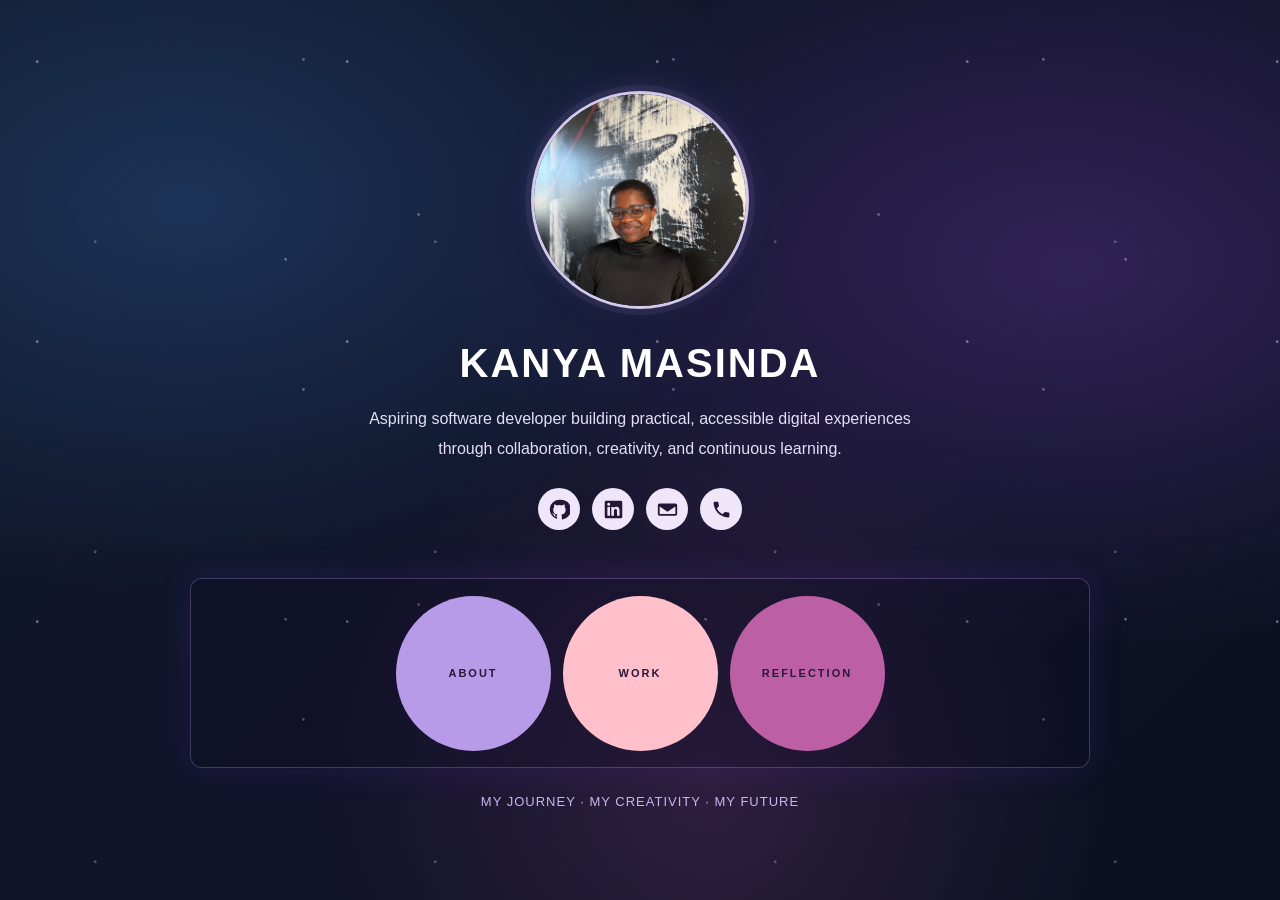
<file: index.html>
<!doctype html>
<html lang="en">
  <head>
    <meta charset="UTF-8" />
    <meta name="viewport" content="width=device-width, initial-scale=1.0" />

    <title>Kanya | My Portfolio</title>

    <link rel="stylesheet" href="style.css" />
    <style>
      /* HOME PAGE */

      body {
        min-height: 100vh;
        background: #0b1220;
        color: white;
        font-family: Arial, sans-serif;
        overflow-x: hidden;
      }

      .home-page {
        position: relative;
        z-index: 1;
        min-height: 100vh;
        width: 100%;
        display: flex;
        flex-direction: column;
        align-items: center;
        justify-content: center;
        padding: 45px 25px;
        text-align: center;
      }

      .profile-picture {
        position: relative;
        z-index: 1;
        width: 218px;
        height: 218px;
        border-radius: 50%;
        object-fit: cover;
        object-position: center 38%;
        border: 3px solid rgba(232, 222, 255, 0.9);
        box-shadow:
          0 0 0 6px rgba(205, 178, 255, 0.07),
          0 12px 34px rgba(3, 8, 24, 0.38),
          0 0 28px rgba(123, 108, 190, 0.32);
      }

      .profile-photo-frame {
        display: grid;
        width: 232px;
        height: 232px;
        margin: 0 auto 18px;
        place-items: center;
      }

      .profile h1 {
        font-size: clamp(28px, 4vw, 40px);
        letter-spacing: 2px;
        margin-bottom: 18px;
      }

      .profile p {
        max-width: 560px;
        margin: 0 auto;
        padding: 0 8px;
        line-height: 1.85;
        color: #e4dff7;
      }

      .social-links {
        display: flex;
        justify-content: center;
        gap: 12px;
        margin-top: 25px;
      }

      .social-links a {
        width: 42px;
        height: 42px;
        border-radius: 50%;
        display: grid;
        place-items: center;
        background: #f0e6fa;
        color: #241637;
        text-decoration: none;
        font-weight: bold;
        transition: 0.3s;
        cursor: pointer;
      }

      .social-links a:hover {
        transform: translateY(-4px);
        box-shadow: 0 0 18px #d7a6ff;
      }

      .contact-link-wrap {
        position: relative;
      }

      .contact-fallback {
        position: absolute;
        z-index: 3;
        top: calc(100% + 10px);
        left: 50%;
        width: max-content;
        max-width: min(280px, 85vw);
        padding: 9px 12px;
        transform: translateX(-50%);
        border: 1px solid rgba(213, 176, 255, 0.4);
        border-radius: 10px;
        background: rgba(18, 12, 38, 0.96);
        box-shadow: 0 8px 25px rgba(0, 0, 0, 0.35);
        color: white;
        font-size: 12px;
        overflow-wrap: anywhere;
      }

      .contact-fallback[hidden] {
        display: none;
      }

      .social-links svg {
        width: 21px;
        height: 21px;
        fill: currentColor;
      }

      /* FRAME AROUND THE THREE CIRCLES */

      .circle-frame {
        width: min(100%, 900px);
        min-height: 190px;
        margin-top: 48px;
        padding: 15px 25px;
        display: flex;
        justify-content: center;
        align-items: center;
        gap: 12px;
        border: 1px solid rgba(213, 176, 255, 0.25);
        border-radius: 12px;
        background: rgba(13, 10, 38, 0.18);
        box-shadow: 0 0 35px rgba(123, 65, 255, 0.13);
      }

      .home-circle {
        width: clamp(120px, 14vw, 155px);
        aspect-ratio: 1;
        flex-shrink: 0;
        border: none;
        border-radius: 50%;
        color: #2b1738;
        font-size: 11px;
        font-weight: bold;
        letter-spacing: 2px;
        cursor: pointer;
        transition: box-shadow 0.3s;
        animation: circleDrop 0.75s cubic-bezier(0.2, 0.8, 0.3, 1) both;
      }

      .about {
        background: #b79be8;
        animation-delay: 0.1s;
      }

      .work {
        background: #ffc0cb;
        animation-delay: 0.2s;
      }

      .reflection {
        background: #bd5fa5;
        animation-delay: 0.3s;
      }

      .home-circle:hover {
        box-shadow: 0 0 40px #f4d5ff;
      }

      .page-reveal {
        position: fixed;
        z-index: 9999;
        width: 150vmax;
        height: 150vmax;
        border-radius: 50%;
        pointer-events: none;
        background: radial-gradient(
          circle,
          #26344a 0%,
          #172235 55%,
          #0b1220 100%
        );
        transform: translate(-50%, -50%) scale(0.01);
        animation: pageReveal 650ms cubic-bezier(0.2, 0.75, 0.25, 1) forwards;
      }

      @keyframes pageReveal {
        to {
          transform: translate(-50%, -50%) scale(1);
        }
      }

      .home-circle:focus-visible,
      .social-links a:focus-visible {
        outline: 3px solid white;
        outline-offset: 5px;
      }

      @keyframes circleDrop {
        from {
          opacity: 0;
          transform: translateY(-180px) rotate(-20deg);
        }

        70% {
          transform: translateY(12px) rotate(4deg);
        }

        to {
          opacity: 1;
          transform: translateY(0) rotate(0);
        }
      }

      .tagline {
        color: #c9b5ed;
        margin-top: 26px;
        font-size: 13px;
        letter-spacing: 1px;
      }

      /* SMALL SCREENS */

      @media (max-width: 650px) {
        .home-page {
          padding: 35px 16px;
        }

        .circle-frame {
          width: min(100%, 380px);
          display: grid;
          grid-template-columns: repeat(2, 1fr);
          justify-items: center;
          gap: 18px;
          padding: 25px 12px;
        }

        .home-circle:last-child:nth-child(odd) {
          grid-column: 1 / -1;
        }

        .home-circle {
          width: min(36vw, 145px);
          font-size: 9px;
        }

        .profile-photo-frame {
          width: 198px;
          height: 198px;
          margin-bottom: 16px;
        }

        .profile-picture {
          width: 184px;
          height: 184px;
        }

        .tagline {
          line-height: 1.8;
        }
      }

      @media (prefers-reduced-motion: reduce) {
        *,
        *::before,
        *::after {
          animation-duration: 0.01ms !important;
          animation-iteration-count: 1 !important;
          scroll-behavior: auto !important;
        }
      }
    </style>
  </head>

  <body>
    <div class="portfolio-background" aria-hidden="true"></div>

    <!-- HOME PAGE -->

    <main class="home-page">
      <!-- PROFILE -->

      <section class="profile">
        <div class="profile-photo-frame">
          <img
            src="assets/profile-home.jpg"
            alt="Portrait of Kanya Masinda"
            class="profile-picture"
            fetchpriority="high"
            decoding="async"
          />
        </div>

        <h1>KANYA MASINDA</h1>

        <p>
          Aspiring software developer building practical, accessible digital
          experiences through collaboration, creativity, and continuous
          learning.
        </p>

        <!-- SOCIAL LINKS -->

        <div class="social-links">
          <a
            href="https://github.com/Kanya233"
            target="_blank"
            rel="noopener noreferrer"
            aria-label="GitHub"
            title="GitHub"
          >
            <svg viewBox="0 0 24 24" aria-hidden="true">
              <path
                d="M12 .9a11.1 11.1 0 0 0-3.51 21.63c.56.1.76-.24.76-.54v-2.08c-3.1.67-3.76-1.32-3.76-1.32-.5-1.28-1.24-1.62-1.24-1.62-1.01-.69.08-.68.08-.68 1.12.08 1.71 1.15 1.71 1.15 1 .1.53 2.45 3.2 1.75.1-.72.39-1.21.7-1.49-2.48-.28-5.09-1.24-5.09-5.52 0-1.22.44-2.22 1.15-3-.12-.28-.5-1.42.11-2.96 0 0 .94-.3 3.05 1.15a10.6 10.6 0 0 1 5.55 0c2.11-1.45 3.05-1.15 3.05-1.15.61 1.54.23 2.68.11 2.96.72.78 1.15 1.78 1.15 3 0 4.29-2.62 5.23-5.11 5.51.4.35.75 1.03.75 2.08v3.08c0 .3.2.65.77.54A11.1 11.1 0 0 0 12 .9Z"
              />
            </svg>
          </a>

          <a
            href="https://www.linkedin.com/in/kanya-masinda-436799413"
            aria-label="LinkedIn"
            title="LinkedIn"
          >
            <svg viewBox="0 0 24 24" aria-hidden="true">
              <path
                d="M20.45 2H3.55A1.55 1.55 0 0 0 2 3.55v16.9A1.55 1.55 0 0 0 3.55 22h16.9A1.55 1.55 0 0 0 22 20.45V3.55A1.55 1.55 0 0 0 20.45 2ZM8 19H5V9h3ZM6.5 7.64A1.74 1.74 0 1 1 6.52 4.16a1.74 1.74 0 0 1-.02 3.48ZM19 19h-3v-4.87c0-1.16-.02-2.65-1.62-2.65-1.62 0-1.87 1.27-1.87 2.57V19h-3V9h2.88v1.37h.04a3.16 3.16 0 0 1 2.84-1.56c3.04 0 3.61 2 3.61 4.6Z"
              />
            </svg>
          </a>

          <div class="contact-link-wrap">
            <a
              class="contact-link"
              href="mailto:khanya.njenjemane06@gmail.com"
              aria-label="Email Kanya"
              aria-expanded="false"
              aria-controls="email-fallback"
              title="Email Kanya"
            >
              <svg viewBox="0 0 24 24" aria-hidden="true">
                <path d="M3 5h18a2 2 0 0 1 2 2v10a2 2 0 0 1-2 2H3a2 2 0 0 1-2-2V7a2 2 0 0 1 2-2Zm9 7.2L3.5 7h17L12 12.2Zm0 2.3L3 8.6V17h18V8.6l-9 5.9Z" />
              </svg>
            </a>
            <span class="contact-fallback" id="email-fallback" hidden>
              khanya.njenjemane06@gmail.com
            </span>
          </div>

          <div class="contact-link-wrap">
            <a
              class="contact-link"
              href="tel:+27656332898"
              aria-label="Call Kanya"
              aria-expanded="false"
              aria-controls="phone-fallback"
              title="Call Kanya"
            >
              <svg viewBox="0 0 24 24" aria-hidden="true">
                <path d="M6.62 10.79a15.05 15.05 0 0 0 6.59 6.59l2.2-2.2a1 1 0 0 1 1.02-.24c1.12.37 2.33.56 3.57.56.55 0 1 .45 1 1V20c0 .55-.45 1-1 1C10.61 21 3 13.39 3 4c0-.55.45-1 1-1h3.5c.55 0 1 .45 1 1 0 1.25.2 2.45.57 3.57a1 1 0 0 1-.25 1.02l-2.2 2.2Z" />
              </svg>
            </a>
            <span class="contact-fallback" id="phone-fallback" hidden>
              065 633 2898
            </span>
          </div>
        </div>
      </section>

      <!-- CIRCULAR NAVIGATION -->

      <nav class="circle-frame" aria-label="Portfolio sections">
        <button
          class="home-circle about"
          type="button"
          data-page="about me.html"
        >
          ABOUT
        </button>

        <button class="home-circle work" type="button" data-page="my work.html">
          WORK
        </button>

        <button
          class="home-circle reflection"
          type="button"
          data-page="reflection.html"
        >
          REFLECTION
        </button>
      </nav>

      <p class="tagline">MY JOURNEY · MY CREATIVITY · MY FUTURE</p>
    </main>

    <!-- PAGE NAVIGATION -->

    <script>
      const homeCircles = document.querySelectorAll(".home-circle");
      const contactLinks = document.querySelectorAll(".contact-link");

      contactLinks.forEach(function (link) {
        link.addEventListener("click", function () {
          contactLinks.forEach(function (otherLink) {
            const details = document.getElementById(
              otherLink.getAttribute("aria-controls"),
            );
            details.hidden = true;
            otherLink.setAttribute("aria-expanded", "false");
          });

          document.getElementById(link.getAttribute("aria-controls")).hidden =
            false;
          link.setAttribute("aria-expanded", "true");
        });
      });

      homeCircles.forEach(function (circle) {
        circle.addEventListener("click", function () {
          const page = circle.dataset.page;

          if (!page) {
            return;
          }

          if (window.matchMedia("(prefers-reduced-motion: reduce)").matches) {
            window.location.href = page;
            return;
          }

          homeCircles.forEach(function (item) {
            item.disabled = true;
          });

          const rect = circle.getBoundingClientRect();
          const reveal = document.createElement("span");
          reveal.className = "page-reveal";
          reveal.setAttribute("aria-hidden", "true");
          reveal.style.left = `${rect.left + rect.width / 2}px`;
          reveal.style.top = `${rect.top + rect.height / 2}px`;
          reveal.addEventListener(
            "animationend",
            function () {
              window.location.href = page;
            },
            { once: true },
          );
          document.body.appendChild(reveal);
        });
      });
    </script>
  </body>
</html>
</file>
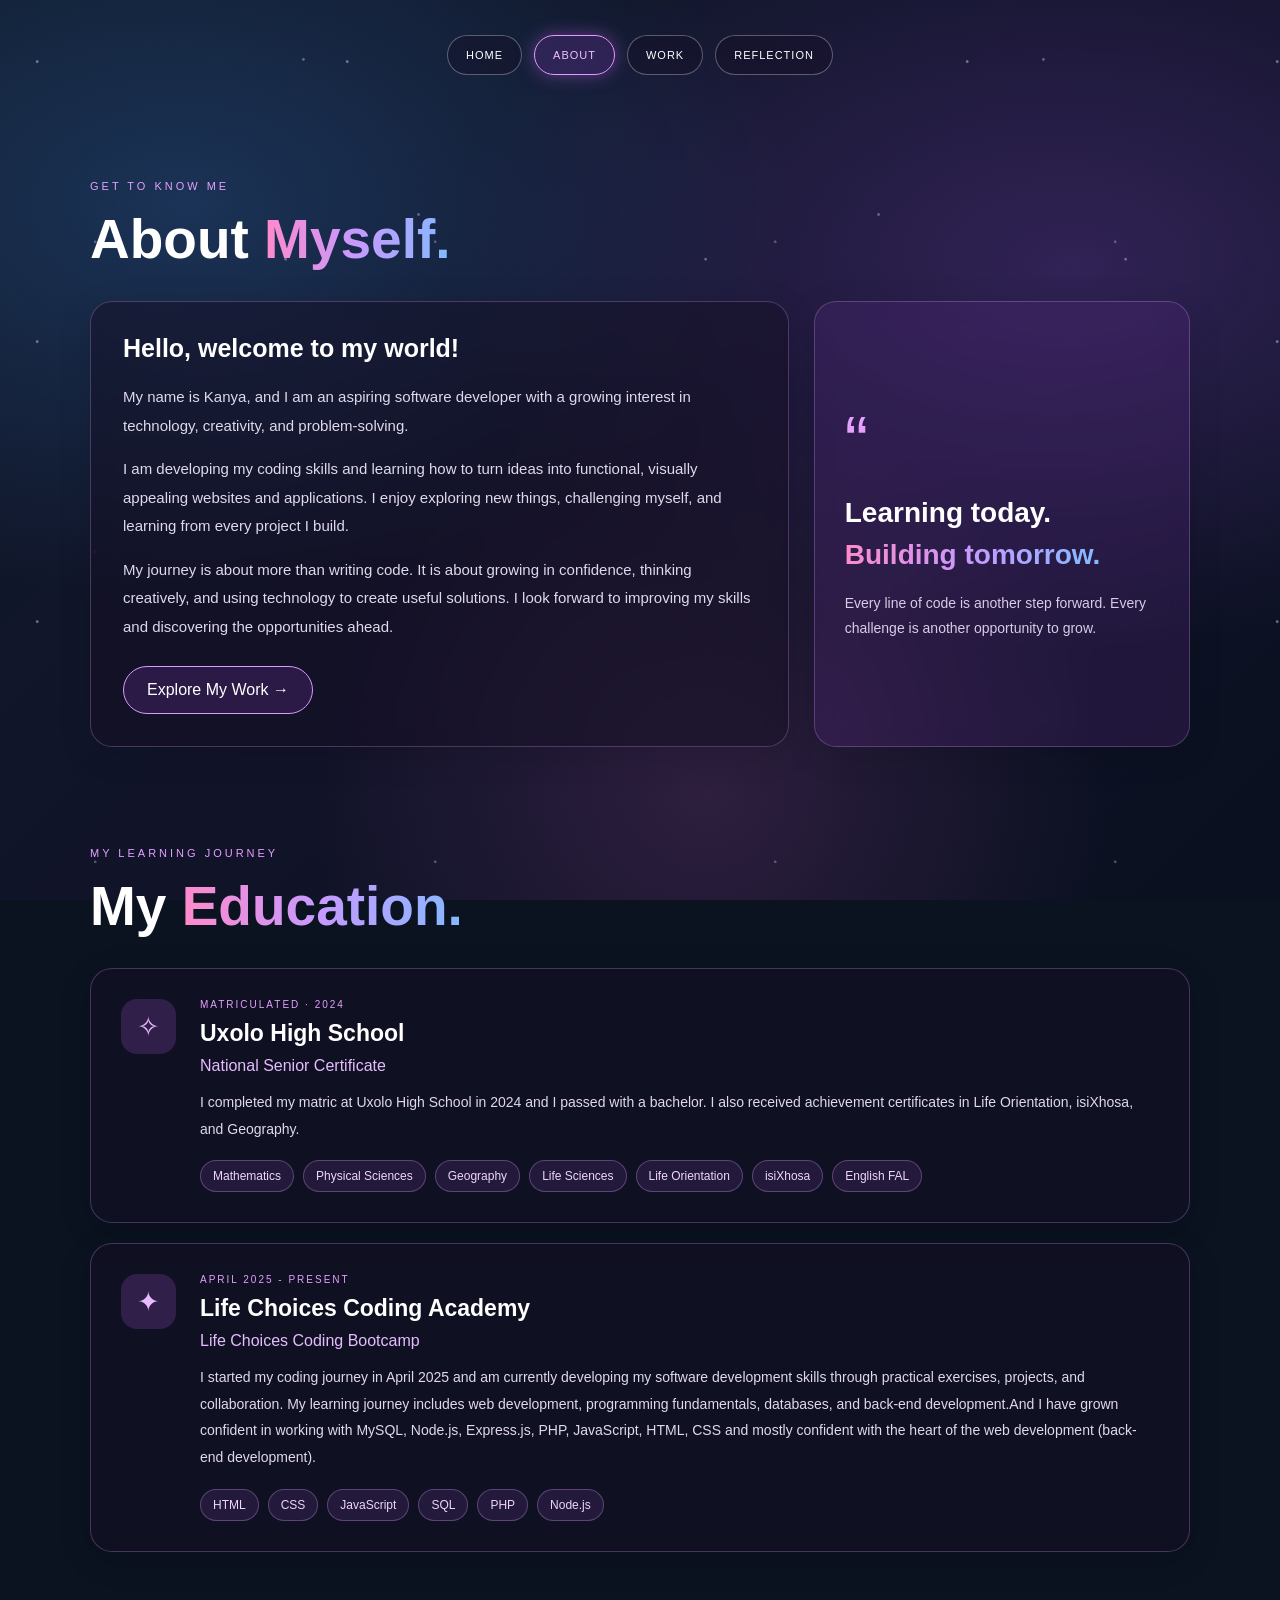
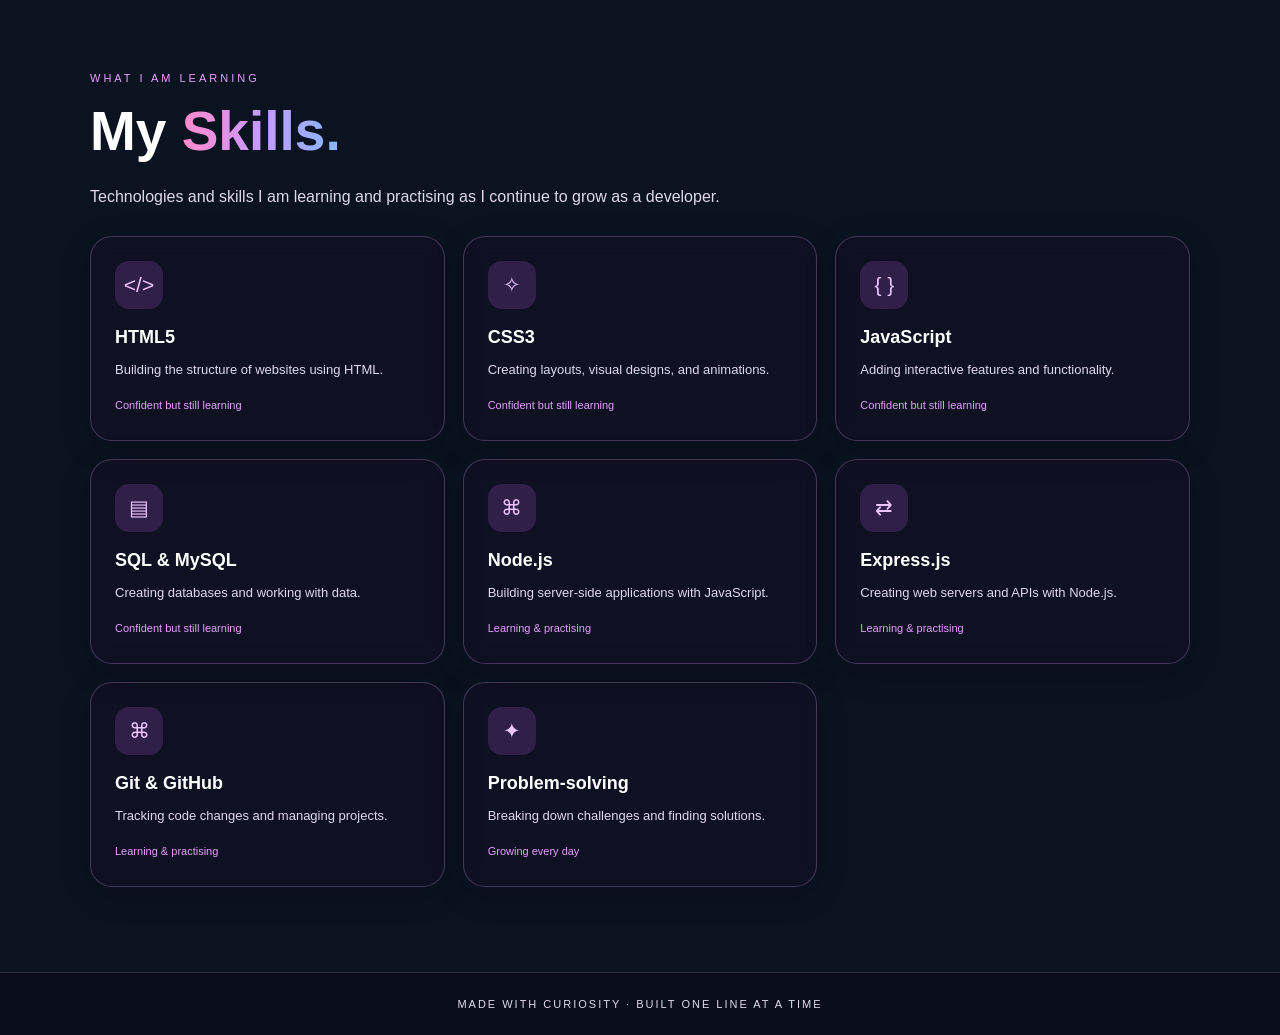
<file: about me.html>
<!doctype html>
<html lang="en">
  <head>
    <meta charset="UTF-8" />
    <meta name="viewport" content="width=device-width, initial-scale=1.0" />

    <title>About Me | My Portfolio</title>

    <link rel="stylesheet" href="style.css" />
    <style>
      /* RESET */
      * {
        margin: 0;
        padding: 0;
        box-sizing: border-box;
      }

      html {
        scroll-behavior: smooth;
      }

      body {
        min-height: 100vh;
        font-family: Arial, sans-serif;
        color: white;
        background: #0b1220;
        overflow-x: hidden;
      }

      /* ALL CONTENT SITS ABOVE THE VIDEO */
      .page-content {
        position: relative;
        z-index: 2;
        min-height: 100vh;
        padding: 25px 7%;
        background: transparent;
      }

      /* NAVIGATION */
      .navigation {
        display: flex;
        justify-content: center;
        align-items: center;
        flex-wrap: wrap;
        gap: 12px;
        margin: 10px auto 65px;
      }

      .navigation a {
        text-decoration: none;
        color: white;
        font-size: 11px;
        letter-spacing: 1px;
        padding: 13px 18px;
        border: 1px solid rgba(255, 255, 255, 0.3);
        border-radius: 30px;
        background: rgba(20, 14, 35, 0.35);
        backdrop-filter: blur(8px);
        opacity: 0;
        transform: translateY(-40px);
        animation: dropIn 0.7s ease forwards;
        transition: 0.3s;
      }

      .navigation a:nth-child(1) {
        animation-delay: 0.1s;
      }
      .navigation a:nth-child(2) {
        animation-delay: 0.25s;
      }
      .navigation a:nth-child(3) {
        animation-delay: 0.4s;
      }
      .navigation a:nth-child(4) {
        animation-delay: 0.55s;
      }
      .navigation a:hover,
      .navigation a.active {
        color: #f3c0ff;
        border-color: #e69aff;
        box-shadow: 0 0 18px rgba(207, 102, 255, 0.4);
        background: rgba(155, 68, 210, 0.2);
      }

      @keyframes dropIn {
        to {
          opacity: 1;
          transform: translateY(0);
        }
      }

      /* GENERAL SECTION STYLING */
      .section {
        width: 100%;
        max-width: 1100px;
        margin: 0 auto;
        padding: 40px 0 60px;
        scroll-margin-top: 30px;
      }

      .section-label {
        color: #e5a0ff;
        font-size: 11px;
        letter-spacing: 3px;
        margin-bottom: 15px;
      }

      .section-title {
        font-size: clamp(34px, 5vw, 55px);
        margin-bottom: 30px;
      }

      .gradient-text {
        background: linear-gradient(90deg, #ff8acb, #c59aff, #83baff);
        -webkit-background-clip: text;
        background-clip: text;
        color: transparent;
      }

      /* ABOUT MYSELF */
      .about-layout {
        display: grid;
        grid-template-columns: 1.3fr 0.7fr;
        gap: 25px;
        align-items: stretch;
      }

      .glass-card {
        border: 1px solid rgba(225, 170, 255, 0.25);
        border-radius: 22px;
        background: rgba(22, 16, 36, 0.48);
        backdrop-filter: blur(10px);
        -webkit-backdrop-filter: blur(10px);
        box-shadow: 0 8px 35px rgba(0, 0, 0, 0.12);
      }

      .about-card {
        padding: 32px;
      }

      .about-card h2 {
        font-size: 25px;
        margin-bottom: 20px;
      }

      .about-card p {
        color: #e0d9eb;
        font-size: 15px;
        line-height: 1.9;
        margin-bottom: 15px;
      }

      .quote-card {
        padding: 30px;
        display: flex;
        flex-direction: column;
        justify-content: center;
        background: rgba(93, 40, 130, 0.25);
      }

      .quote-mark {
        font-size: 70px;
        line-height: 1;
        color: #e5a0ff;
      }

      .quote-card h3 {
        font-size: 28px;
        line-height: 1.5;
        margin: 15px 0;
      }

      .quote-card p {
        color: #d8cce8;
        line-height: 1.8;
        font-size: 14px;
      }

      /* EDUCATION */
      .education-card {
        display: flex;
        align-items: flex-start;
        gap: 24px;
        padding: 30px;
        margin-bottom: 20px;
        transition:
          transform 0.3s,
          border-color 0.3s;
      }

      .education-card:hover,
      .skill-card:hover {
        transform: translateY(-5px);
        border-color: #db9aff;
      }

      .education-icon {
        min-width: 55px;
        height: 55px;
        display: grid;
        place-items: center;
        border-radius: 16px;
        background: rgba(196, 103, 255, 0.18);
        color: #e8baff;
        font-size: 27px;
      }

      .education-date {
        color: #e5a0ff;
        font-size: 10px;
        letter-spacing: 2px;
        margin-bottom: 10px;
      }

      .education-card h3 {
        font-size: 23px;
        margin-bottom: 10px;
      }

      .course-name {
        color: #e5bdff;
        margin-bottom: 14px;
      }

      .education-description {
        color: #e0d9eb;
        line-height: 1.9;
        font-size: 14px;
      }

      .tag-list {
        display: flex;
        flex-wrap: wrap;
        gap: 9px;
        margin-top: 18px;
      }

      .tag-list span {
        padding: 8px 12px;
        border: 1px solid rgba(225, 170, 255, 0.3);
        border-radius: 20px;
        background: rgba(175, 91, 255, 0.12);
        color: #f0d6ff;
        font-size: 12px;
      }

      /* SKILLS */
      .skills-intro {
        color: #e0d9eb;
        line-height: 1.8;
        margin: -10px 0 25px;
      }

      .skills-grid {
        display: grid;
        grid-template-columns: repeat(3, minmax(0, 1fr));
        gap: 18px;
      }

      .skill-card {
        min-height: 205px;
        padding: 24px;
        transition:
          transform 0.3s,
          border-color 0.3s;
      }

      .skill-icon {
        width: 48px;
        height: 48px;
        display: grid;
        place-items: center;
        border-radius: 14px;
        margin-bottom: 18px;
        background: rgba(196, 103, 255, 0.18);
        color: #edc5ff;
        font-size: 21px;
      }

      .skill-card h3 {
        font-size: 18px;
        margin-bottom: 10px;
      }

      .skill-card p {
        color: #e0d9eb;
        font-size: 13px;
        line-height: 1.8;
        margin-bottom: 13px;
      }

      .skill-level {
        color: #e5a0ff;
        font-size: 11px;
      }

      /* BUTTON */
      .work-button {
        display: inline-block;
        margin-top: 10px;
        padding: 14px 23px;
        border: 1px solid #d69bff;
        border-radius: 30px;
        color: white;
        background: rgba(142, 63, 194, 0.2);
        text-decoration: none;
        transition: 0.3s;
      }

      .work-button:hover {
        transform: translateY(-3px);
        box-shadow: 0 0 22px rgba(198, 113, 255, 0.35);
      }

      footer {
        position: relative;
        z-index: 2;
        text-align: center;
        padding: 25px 10px;
        color: #e0d9eb;
        font-size: 11px;
        letter-spacing: 2px;
        border-top: 1px solid rgba(255, 255, 255, 0.15);
        background: rgba(12, 8, 20, 0.3);
      }

      /* MOBILE */
      @media (max-width: 800px) {
        .page-content {
          padding: 20px 5%;
        }

        .navigation {
          gap: 8px;
          margin-bottom: 35px;
        }

        .navigation a {
          padding: 11px 12px;
          font-size: 10px;
        }

        .about-layout {
          grid-template-columns: 1fr;
        }

        .skills-grid {
          grid-template-columns: repeat(2, minmax(0, 1fr));
        }

        .education-card {
          padding: 22px;
        }
      }

      @media (max-width: 480px) {
        .skills-grid {
          grid-template-columns: 1fr;
        }

        .education-card {
          flex-direction: column;
        }

        .about-card,
        .quote-card {
          padding: 23px;
        }
      }

      @media (prefers-reduced-motion: reduce) {
        .navigation a {
          animation: none;
          opacity: 1;
          transform: none;
        }

        *,
        *::before,
        *::after {
          scroll-behavior: auto !important;
          transition-duration: 0.01ms !important;
        }
      }
    </style>
  </head>

  <body>
    <div class="portfolio-background" aria-hidden="true"></div>

    <main class="page-content">
      <!-- NAVIGATION -->
      <nav class="navigation">
        <a href="index.html">HOME</a>
        <a href="about me.html" class="active">ABOUT</a>
        <a href="my work.html">WORK</a>
        <a href="reflection.html">REFLECTION</a>
      </nav>

      <!-- ABOUT MYSELF -->
      <section class="section" id="myself">
        <p class="section-label">GET TO KNOW ME</p>

        <h1 class="section-title">
          About <span class="gradient-text">Myself.</span>
        </h1>

        <div class="about-layout">
          <div class="glass-card about-card">
            <h2>Hello, welcome to my world!</h2>

            <p>
              My name is Kanya, and I am an aspiring software developer with a
              growing interest in technology, creativity, and problem-solving.
            </p>

            <p>
              I am developing my coding skills and learning how to turn ideas
              into functional, visually appealing websites and applications. I
              enjoy exploring new things, challenging myself, and learning from
              every project I build.
            </p>

            <p>
              My journey is about more than writing code. It is about growing in
              confidence, thinking creatively, and using technology to create
              useful solutions. I look forward to improving my skills and
              discovering the opportunities ahead.
            </p>

            <a href="my work.html" class="work-button"> Explore My Work → </a>
          </div>

          <div class="glass-card quote-card">
            <span class="quote-mark">“</span>
            <h3>
              Learning today.<br />
              <span class="gradient-text">Building tomorrow.</span>
            </h3>
            <p>
              Every line of code is another step forward. Every challenge is
              another opportunity to grow.
            </p>
          </div>
        </div>
      </section>

      <!-- EDUCATION -->

      <!-- EDUCATION -->
      <section class="section" id="education">
        <p class="section-label">MY LEARNING JOURNEY</p>

        <h2 class="section-title">
          My <span class="gradient-text">Education.</span>
        </h2>

        <!-- PREVIOUS EDUCATION -->
        <div class="glass-card education-card">
          <div class="education-icon">✧</div>

          <div>
            <p class="education-date">MATRICULATED · 2024</p>

            <h3>Uxolo High School</h3>

            <p class="course-name">National Senior Certificate</p>

            <p class="education-description">
              I completed my matric at Uxolo High School in 2024 and I passed
              with a bachelor. I also received achievement certificates in Life
              Orientation, isiXhosa, and Geography.
            </p>

            <div class="tag-list">
              <span>Mathematics</span>
              <span>Physical Sciences</span>
              <span>Geography</span>
              <span>Life Sciences</span>
              <span>Life Orientation</span>
              <span>isiXhosa</span>
              <span>English FAL</span>
            </div>
          </div>
        </div>

        <!-- CURRENT EDUCATION -->
        <div class="glass-card education-card">
          <div class="education-icon">✦</div>

          <div>
            <p class="education-date">APRIL 2025 - PRESENT</p>

            <h3>Life Choices Coding Academy</h3>

            <p class="course-name">Life Choices Coding Bootcamp</p>

            <p class="education-description">
              I started my coding journey in April 2025 and am currently
              developing my software development skills through practical
              exercises, projects, and collaboration. My learning journey
              includes web development, programming fundamentals, databases, and
              back-end development.And I have grown confident in working with
              MySQL, Node.js, Express.js, PHP, JavaScript, HTML, CSS and mostly
              confident with the heart of the web development (back-end
              development).
            </p>

            <div class="tag-list">
              <span>HTML</span>
              <span>CSS</span>
              <span>JavaScript</span>
              <span>SQL</span>
              <span>PHP</span>
              <span>Node.js</span>
            </div>
          </div>
        </div>
      </section>

      <!-- SKILLS -->
      <section class="section" id="skills">
        <p class="section-label">WHAT I AM LEARNING</p>

        <h2 class="section-title">
          My <span class="gradient-text">Skills.</span>
        </h2>

        <p class="skills-intro">
          Technologies and skills I am learning and practising as I continue to
          grow as a developer.
        </p>

        <div class="skills-grid">
          <div class="glass-card skill-card">
            <div class="skill-icon">&lt;/&gt;</div>
            <h3>HTML5</h3>
            <p>Building the structure of websites using HTML.</p>
            <span class="skill-level">Confident but still learning</span>
          </div>

          <div class="glass-card skill-card">
            <div class="skill-icon">✧</div>
            <h3>CSS3</h3>
            <p>Creating layouts, visual designs, and animations.</p>
            <span class="skill-level">Confident but still learning</span>
          </div>

          <div class="glass-card skill-card">
            <div class="skill-icon">{ }</div>
            <h3>JavaScript</h3>
            <p>Adding interactive features and functionality.</p>
            <span class="skill-level">Confident but still learning</span>
          </div>

          <div class="glass-card skill-card">
            <div class="skill-icon">▤</div>
            <h3>SQL & MySQL</h3>
            <p>Creating databases and working with data.</p>
            <span class="skill-level">Confident but still learning</span>
          </div>

          <div class="glass-card skill-card">
            <div class="skill-icon">⌘</div>
            <h3>Node.js</h3>
            <p>Building server-side applications with JavaScript.</p>
            <span class="skill-level">Learning & practising</span>
          </div>

          <div class="glass-card skill-card">
            <div class="skill-icon">⇄</div>
            <h3>Express.js</h3>
            <p>Creating web servers and APIs with Node.js.</p>
            <span class="skill-level">Learning & practising</span>
          </div>

          <div class="glass-card skill-card">
            <div class="skill-icon">⌘</div>
            <h3>Git & GitHub</h3>
            <p>Tracking code changes and managing projects.</p>
            <span class="skill-level">Learning & practising</span>
          </div>

          <div class="glass-card skill-card">
            <div class="skill-icon">✦</div>
            <h3>Problem-solving</h3>
            <p>Breaking down challenges and finding solutions.</p>
            <span class="skill-level">Growing every day</span>
          </div>
        </div>
      </section>
    </main>

    <footer>MADE WITH CURIOSITY · BUILT ONE LINE AT A TIME</footer>
  </body>
</html>
</file>
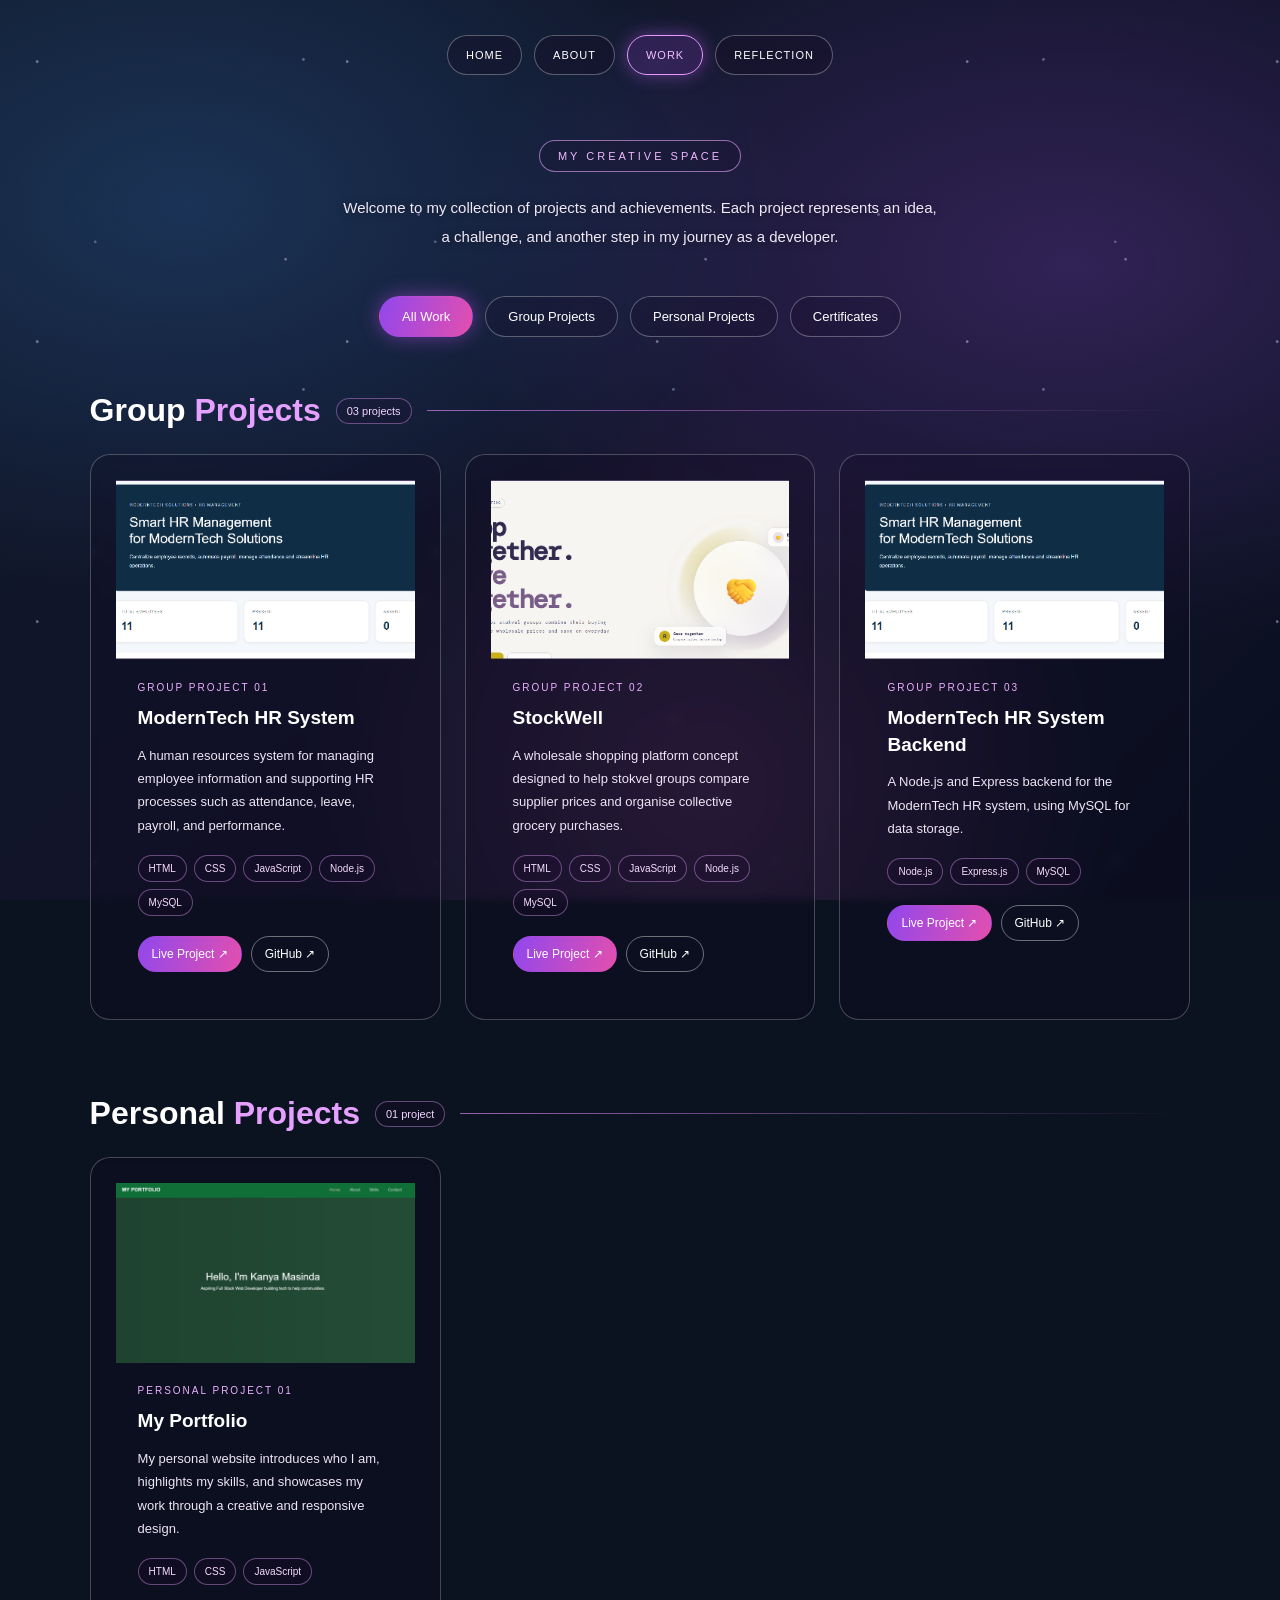
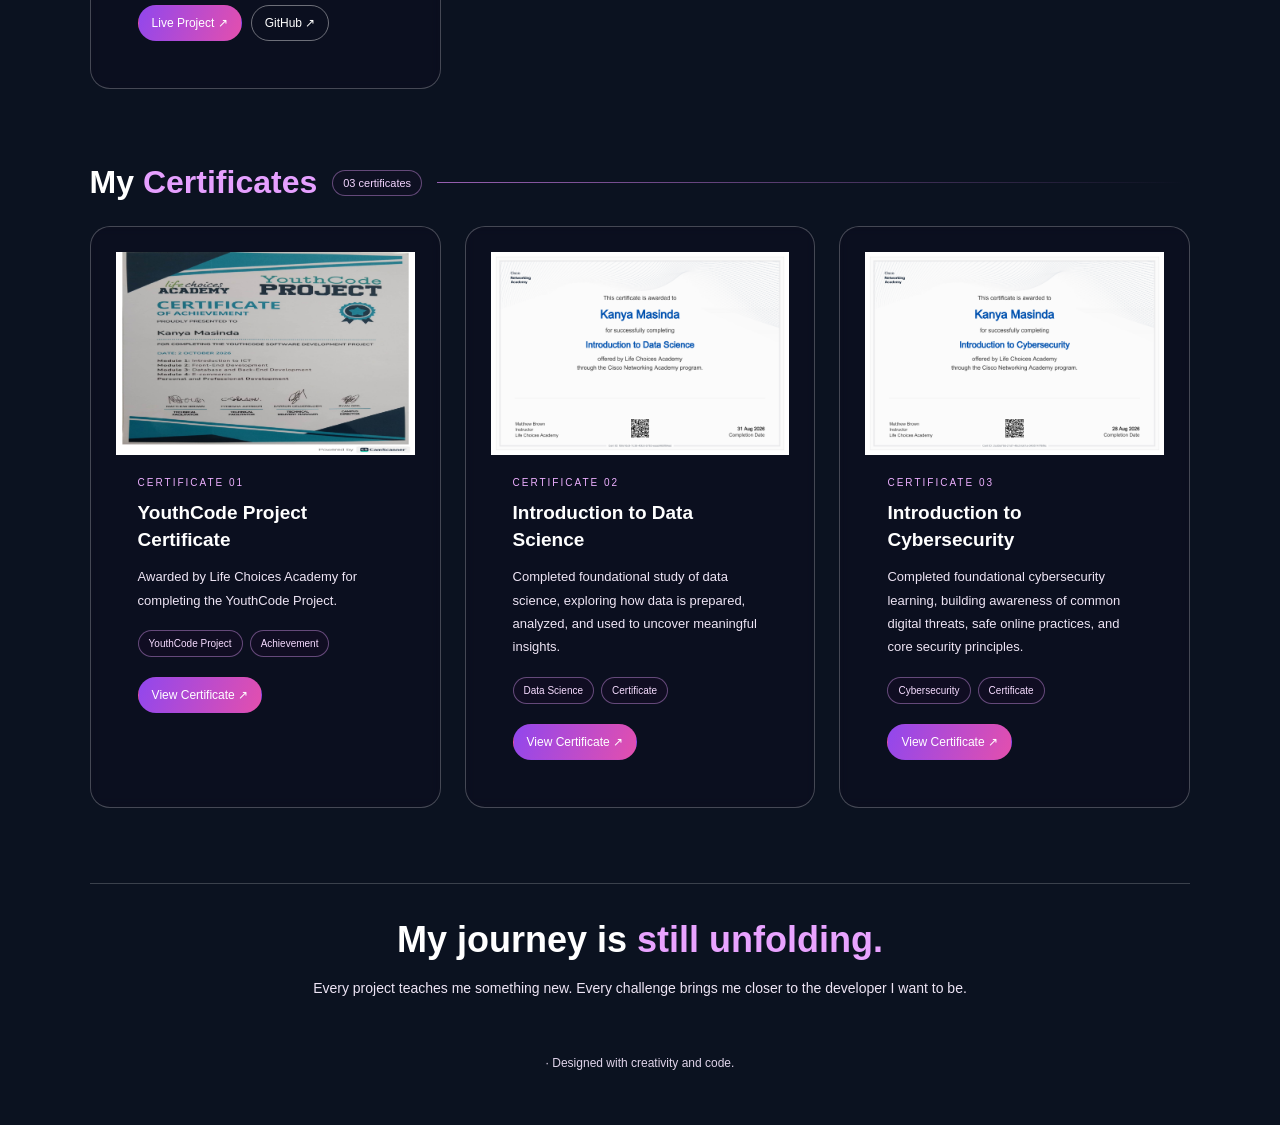
<file: my work.html>
<!doctype html>
<html lang="en">
  <head>
    <meta charset="UTF-8" />
    <meta name="viewport" content="width=device-width, initial-scale=1.0" />
    <title>My Work | Kanya</title>

    <link rel="stylesheet" href="style.css" />
    <style>
      * {
        margin: 0;
        padding: 0;
        box-sizing: border-box;
      }

      html {
        scroll-behavior: smooth;
      }

      body {
        font-family: Arial, Helvetica, sans-serif;
        background: #0b1220;
        color: white;
        min-height: 100vh;
        overflow-x: hidden;
      }

      /* KEEP THE PAGE ABOVE THE VIDEO */
      .page-content {
        position: relative;
        z-index: 2;
        min-height: 100vh;
        padding: 25px 7% 50px;
        background: transparent;
      }

      /* NAVIGATION */
      .navigation {
        display: flex;
        justify-content: center;
        align-items: center;
        flex-wrap: wrap;
        gap: 12px;
        margin: 10px auto 65px;
      }

      .navigation a {
        text-decoration: none;
        color: white;
        font-size: 11px;
        letter-spacing: 1px;
        padding: 13px 18px;
        border: 1px solid rgba(255, 255, 255, 0.3);
        border-radius: 30px;
        background: rgba(20, 14, 35, 0.35);
        backdrop-filter: blur(8px);
        opacity: 0;
        transform: translateY(-40px);
        animation: dropIn 0.7s ease forwards;
        transition: 0.3s;
      }

      .navigation a:nth-child(1) {
        animation-delay: 0.1s;
      }
      .navigation a:nth-child(2) {
        animation-delay: 0.25s;
      }
      .navigation a:nth-child(3) {
        animation-delay: 0.4s;
      }
      .navigation a:nth-child(4) {
        animation-delay: 0.55s;
      }
      .navigation a:hover,
      .navigation a.active {
        color: #f3c0ff;
        border-color: #e69aff;
        box-shadow: 0 0 18px rgba(207, 102, 255, 0.4);
        background: rgba(155, 68, 210, 0.2);
      }

      @keyframes dropIn {
        to {
          opacity: 1;
          transform: translateY(0);
        }
      }

      /* PAGE HEADING */
      .hero {
        text-align: center;
        max-width: 760px;
        margin: 35px auto 45px;
        animation: fadeUp 1s ease both;
      }

      .eyebrow {
        display: inline-block;
        padding: 9px 18px;
        border: 1px solid rgba(236, 166, 255, 0.6);
        border-radius: 30px;
        color: #f0b7ff;
        font-size: 11px;
        letter-spacing: 3px;
        background: rgba(20, 10, 35, 0.15);
        margin-bottom: 22px;
      }

      .hero h1 {
        font-size: clamp(43px, 7vw, 78px);
        letter-spacing: -2px;
        margin-bottom: 20px;
      }

      .hero h1 span {
        background: linear-gradient(90deg, #d9a4ff, #ff78ca, #a9c3ff);
        -webkit-background-clip: text;
        background-clip: text;
        color: transparent;
      }

      .hero p {
        max-width: 600px;
        margin: auto;
        color: #f0e8f7;
        font-size: 15px;
        line-height: 1.9;
        text-shadow: 0 1px 8px rgba(0, 0, 0, 0.4);
      }

      @keyframes fadeUp {
        from {
          opacity: 0;
          transform: translateY(25px);
        }

        to {
          opacity: 1;
          transform: translateY(0);
        }
      }

      /* CATEGORY BUTTONS */
      .filters {
        display: flex;
        justify-content: center;
        flex-wrap: wrap;
        gap: 12px;
        margin: 35px 0 55px;
      }

      .filter-btn {
        color: white;
        padding: 12px 22px;
        border: 1px solid rgba(255, 255, 255, 0.3);
        border-radius: 30px;
        background: rgba(20, 10, 35, 0.2);
        backdrop-filter: blur(5px);
        -webkit-backdrop-filter: blur(5px);
        cursor: pointer;
        font-size: 13px;
        transition: 0.3s;
      }

      .filter-btn:hover,
      .filter-btn.active {
        background: linear-gradient(110deg, #9147ed, #e34fae);
        border-color: transparent;
        box-shadow: 0 0 20px rgba(199, 83, 255, 0.45);
      }

      /* CATEGORY SECTIONS */
      .category-section {
        margin-bottom: 75px;
        scroll-margin-top: 30px;
      }

      .category-heading {
        display: flex;
        align-items: center;
        gap: 15px;
        margin-bottom: 25px;
      }

      .category-heading h2 {
        font-size: clamp(23px, 4vw, 32px);
      }

      .category-heading h2 span {
        color: #e6a0ff;
      }

      .category-count {
        color: #f3d5ff;
        border: 1px solid rgba(230, 160, 255, 0.4);
        border-radius: 20px;
        padding: 6px 10px;
        font-size: 11px;
        background: rgba(30, 10, 45, 0.2);
      }

      .section-line {
        height: 1px;
        flex: 1;
        background: linear-gradient(
          90deg,
          rgba(227, 137, 255, 0.65),
          transparent
        );
      }

      .projects-grid {
        display: grid;
        grid-template-columns: repeat(3, minmax(0, 1fr));
        gap: 24px;
      }

      .project-card {
        overflow: hidden;
        border: 1px solid rgba(255, 255, 255, 0.24);
        border-radius: 20px;
        background: rgba(15, 8, 28, 0.22);
        backdrop-filter: blur(4px);
        -webkit-backdrop-filter: blur(4px);
        transition:
          transform 0.35s,
          border-color 0.35s,
          box-shadow 0.35s;
        animation: fadeUp 0.7s ease both;
      }

      .project-card:hover {
        transform: translateY(-8px);
        border-color: rgba(229, 146, 255, 0.85);
        box-shadow: 0 15px 40px rgba(185, 75, 255, 0.22);
      }

      .project-card.hidden {
        display: none;
      }

      /* STYLISED PROJECT PREVIEW */
      .project-preview {
        height: 180px;
        display: flex;
        align-items: center;
        justify-content: center;
        position: relative;
        overflow: hidden;
        background:
          radial-gradient(
            circle at 20% 30%,
            rgba(219, 91, 255, 0.3),
            transparent 45%
          ),
          radial-gradient(
            circle at 80% 75%,
            rgba(99, 112, 255, 0.3),
            transparent 45%
          ),
          rgba(12, 7, 25, 0.18);
      }

      .project-preview > * {
        display: none;
      }

      .project-preview::after {
        content: "Add project screenshot here";
        position: relative;
        z-index: 1;
        padding: 12px 18px;
        border: 1px dashed rgba(236, 166, 255, 0.75);
        border-radius: 10px;
        color: #f0d7ff;
        font-size: 12px;
        letter-spacing: 0.5px;
        text-align: center;
        background: rgba(15, 8, 28, 0.55);
      }

      .project-preview:has(> img, > .certificate-preview-label)::after {
        display: none;
      }

      .project-preview > img {
        position: absolute;
        inset: 0;
        display: block;
        width: 100%;
        height: 100%;
        object-fit: cover;
      }

      .preview-window {
        width: 78%;
        height: 120px;
        padding: 12px;
        border-radius: 10px;
        border: 1px solid rgba(255, 255, 255, 0.4);
        background: rgba(14, 8, 26, 0.48);
        box-shadow: 0 0 30px rgba(213, 90, 255, 0.22);
        transform: rotate(-3deg);
        transition: 0.4s;
      }

      .preview-dots {
        display: flex;
        gap: 5px;
        margin-bottom: 10px;
      }

      .preview-dots span {
        width: 7px;
        height: 7px;
        border-radius: 50%;
        background: #ed83ff;
      }

      .preview-line {
        height: 6px;
        width: 65%;
        margin: 8px 0;
        border-radius: 5px;
        background: rgba(235, 172, 255, 0.8);
      }

      .preview-line.short {
        width: 35%;
        background: rgba(255, 255, 255, 0.55);
      }

      .preview-boxes {
        display: flex;
        gap: 8px;
        margin-top: 10px;
      }

      .preview-boxes span {
        flex: 1;
        height: 27px;
        border-radius: 5px;
        background: linear-gradient(135deg, #a855f7, #ed64a6);
        opacity: 0.9;
      }

      .preview-symbol {
        position: absolute;
        right: 15px;
        bottom: 12px;
        font-size: 24px;
        color: #f0c0ff;
        text-shadow: 0 0 15px #ed64ff;
      }

      /* CERTIFICATE PREVIEW */
      .certificate-preview {
        height: auto;
        aspect-ratio: 1500 / 1017;
        background:
          radial-gradient(circle, rgba(227, 153, 255, 0.27), transparent 60%),
          rgba(12, 7, 25, 0.2);
      }

      /* PROJECT DETAILS */
      .project-info {
        padding: 22px;
      }

      .project-type {
        font-size: 10px;
        text-transform: uppercase;
        letter-spacing: 2px;
        color: #edb0ff;
        margin-bottom: 12px;
      }

      .project-info h3 {
        font-size: 19px;
        line-height: 1.4;
        margin-bottom: 12px;
      }

      .project-info p {
        color: #eee5f5;
        font-size: 13px;
        line-height: 1.8;
        margin-bottom: 18px;
      }

      .tech-tags {
        display: flex;
        flex-wrap: wrap;
        gap: 7px;
        margin-bottom: 20px;
      }

      .tech-tags span {
        font-size: 10px;
        padding: 7px 10px;
        border: 1px solid rgba(229, 164, 255, 0.4);
        border-radius: 20px;
        background: rgba(35, 15, 50, 0.25);
        color: #f6dcff;
      }

      .project-links {
        display: flex;
        flex-wrap: wrap;
        gap: 9px;
      }

      .project-links a {
        text-decoration: none;
        color: white;
        font-size: 12px;
        padding: 10px 13px;
        border: 1px solid rgba(255, 255, 255, 0.4);
        border-radius: 25px;
        transition: 0.3s;
      }

      .project-links a.primary {
        background: linear-gradient(110deg, #9147ed, #e34fae);
        border-color: transparent;
      }

      .project-links a:hover {
        transform: translateY(-3px);
        box-shadow: 0 0 17px rgba(206, 91, 255, 0.4);
      }

      /* FOOTER */
      .closing {
        text-align: center;
        padding: 35px 15px;
        margin-top: 20px;
        border-top: 1px solid rgba(255, 255, 255, 0.2);
      }

      .closing h2 {
        font-size: clamp(25px, 4vw, 36px);
        margin-bottom: 15px;
      }

      .closing h2 span {
        color: #e9a3ff;
      }

      .closing p {
        color: #eee5f5;
        font-size: 14px;
        line-height: 1.8;
      }

      footer {
        text-align: center;
        padding: 20px 0 5px;
        color: #e0d4ea;
        font-size: 12px;
      }

      /* TABLETS */
      @media (max-width: 1000px) {
        .projects-grid {
          grid-template-columns: repeat(2, minmax(0, 1fr));
        }

        .page-content {
          padding-left: 5%;
          padding-right: 5%;
        }
      }

      /* PHONES */
      @media (max-width: 650px) {
        .navbar {
          justify-content: center;
          margin-bottom: 40px;
        }

        .nav-links {
          justify-content: center;
          gap: 8px;
        }

        .nav-links a {
          padding: 9px 12px;
          font-size: 11px;
        }

        .hero {
          margin-top: 25px;
        }

        .hero h1 {
          letter-spacing: -1px;
        }

        .hero p {
          font-size: 14px;
        }

        .projects-grid {
          grid-template-columns: 1fr;
        }

        .project-preview {
          height: 200px;
        }

        .filters {
          gap: 8px;
        }

        .filter-btn {
          padding: 10px 14px;
          font-size: 11px;
        }

        .category-section {
          margin-bottom: 55px;
        }
      }

      @media (prefers-reduced-motion: reduce) {
        *,
        *::before,
        *::after {
          animation-duration: 0.01ms !important;
          transition-duration: 0.01ms !important;
        }
      }

      .project-image {
        width: 100%;
        height: 200px;
        object-fit: cover;
        display: block;
        border-radius: 12px;
        margin-bottom: 18px;
        border: 1px solid rgba(225, 170, 255, 0.25);
        transition: transform 0.4s ease;
      }

      .project-card {
        overflow: hidden;
      }

      .project-card:hover .project-image {
        transform: scale(1.03);
      }
    </style>
  </head>

  <body>
    <div class="portfolio-background" aria-hidden="true"></div>

    <div class="page-content">
      <!-- NAVIGATION -->
      <nav class="navigation">
        <a href="index.html">HOME</a>
        <a href="about me.html">ABOUT</a>
        <a href="my work.html" class="active">WORK</a>
        <a href="reflection.html">REFLECTION</a>
      </nav>

      <!-- INTRO -->
      <header class="hero">
        <div class="eyebrow">MY CREATIVE SPACE</div>

        <p>
          Welcome to my collection of projects and achievements. Each project
          represents an idea, a challenge, and another step in my journey as a
          developer.
        </p>
      </header>

      <!-- FILTER BUTTONS -->
      <div class="filters">
        <button class="filter-btn active" data-filter="all">All Work</button>

        <button class="filter-btn" data-filter="group">Group Projects</button>

        <button class="filter-btn" data-filter="personal">
          Personal Projects
        </button>

        <button class="filter-btn" data-filter="certificate">
          Certificates
        </button>
      </div>

      <!-- GROUP PROJECTS: 3 -->
      <section
        class="category-section"
        id="group-projects"
        data-section="group"
      >
        <div class="category-heading">
          <h2>Group <span>Projects</span></h2>
          <span class="category-count">03 projects</span>
          <div class="section-line"></div>
        </div>

        <div class="projects-grid">
          <article class="project-card" data-category="group">
            <div class="project-preview">
              <img
                src="assets/moderntech_preview.png"
                alt="ModernTech HR management dashboard preview"
                loading="lazy"
                decoding="async"
              />
              <div class="preview-window">
                <div class="preview-dots">
                  <span></span><span></span><span></span>
                </div>
                <div class="preview-line"></div>
                <div class="preview-line short"></div>
                <div class="preview-boxes">
                  <span></span><span></span><span></span>
                </div>
              </div>
              <span class="preview-symbol">✦</span>
            </div>

            <div class="project-info">
              <div class="project-type">Group Project 01</div>
              <h3>ModernTech HR System</h3>
              <p>
                A human resources system for managing employee information and
                supporting HR processes such as attendance, leave, payroll, and
                performance.
              </p>
              <div class="tech-tags">
                <span>HTML</span>
                <span>CSS</span>
                <span>JavaScript</span>
                <span>Node.js</span>
                <span>MySQL</span>
              </div>
              <div class="project-links">
                <a
                  class="primary"
                  href="https://lnkd.in/dYrK4f-7"
                  target="_blank"
                  rel="noopener noreferrer"
                >
                  Live Project ↗
                </a>
                <a
                  href="https://lnkd.in/dYgJiebr"
                  target="_blank"
                  rel="noopener noreferrer"
                >
                  GitHub ↗
                </a>
              </div>
            </div>
          </article>

          <article class="project-card" data-category="group">
            <div class="project-preview">
              <img
                src="assets/stockwell_preview.png"
                alt="StockWell group shopping platform preview"
                loading="lazy"
                decoding="async"
              />
              <div class="preview-window">
                <div class="preview-dots">
                  <span></span><span></span><span></span>
                </div>
                <div class="preview-line short"></div>
                <div class="preview-line"></div>
                <div class="preview-boxes">
                  <span></span><span></span><span></span>
                </div>
              </div>
              <span class="preview-symbol">◇</span>
            </div>

            <div class="project-info">
              <div class="project-type">Group Project 02</div>
              <h3>StockWell</h3>
              <p>
                A wholesale shopping platform concept designed to help stokvel
                groups compare supplier prices and organise collective grocery
                purchases.
              </p>
              <div class="tech-tags">
                <span>HTML</span>
                <span>CSS</span>
                <span>JavaScript</span>
                <span>Node.js</span>
                <span>MySQL</span>
              </div>
              <div class="project-links">
                <a
                  class="primary"
                  href="https://lnkd.in/ddBnMDBh"
                  target="_blank"
                  rel="noopener noreferrer"
                >
                  Live Project ↗
                </a>
                <a
                  href="https://lnkd.in/dEbEFpwj"
                  target="_blank"
                  rel="noopener noreferrer"
                >
                  GitHub ↗
                </a>
              </div>
            </div>
          </article>

          <article class="project-card" data-category="group">
            <div class="project-preview">
              <img
                src="assets/moderntech_preview.png"
                alt="ModernTech HR management dashboard preview"
                loading="lazy"
                decoding="async"
              />
              <div class="preview-window">
                <div class="preview-dots">
                  <span></span><span></span><span></span>
                </div>
                <div class="preview-line"></div>
                <div class="preview-line short"></div>
                <div class="preview-boxes">
                  <span></span><span></span><span></span>
                </div>
              </div>
              <span class="preview-symbol">✧</span>
            </div>

            <div class="project-info">
              <div class="project-type">Group Project 03</div>
              <h3>ModernTech HR System Backend</h3>
              <p>
                A Node.js and Express backend for the ModernTech HR system,
                using MySQL for data storage.
              </p>
              <div class="tech-tags">
                <span>Node.js</span>
                <span>Express.js</span>
                <span>MySQL</span>
              </div>
              <div class="project-links">
                <a
                  class="primary"
                  href="https://hendrickscial-commits.github.io/modern_tech_back/"
                  target="_blank"
                  rel="noopener noreferrer"
                >
                  Live Project ↗
                </a>
                <a
                  href="https://github.com/hendrickscial-commits/modern-tech.git"
                  target="_blank"
                  rel="noopener noreferrer"
                >
                  GitHub ↗
                </a>
              </div>
            </div>
          </article>
        </div>
      </section>

      <!-- PERSONAL PROJECTS: 1 -->
      <section
        class="category-section"
        id="personal-projects"
        data-section="personal"
      >
        <div class="category-heading">
          <h2>Personal <span>Projects</span></h2>
          <span class="category-count">01 project</span>
          <div class="section-line"></div>
        </div>

        <div class="projects-grid">
          <article class="project-card" data-category="personal">
            <div class="project-preview">
              <img
                src="assets/portfolio_preview.png"
                alt="Screenshot of Kanya's portfolio website"
                loading="lazy"
                decoding="async"
              />
              <div class="preview-window">
                <div class="preview-dots">
                  <span></span><span></span><span></span>
                </div>
                <div class="preview-line"></div>
                <div class="preview-line short"></div>
                <div class="preview-boxes">
                  <span></span><span></span><span></span>
                </div>
              </div>
              <span class="preview-symbol">⌘</span>
            </div>

            <div class="project-info">
              <div class="project-type">Personal Project 01</div>
              <h3>My Portfolio</h3>
              <p>
                My personal website introduces who I am, highlights my skills,
                and showcases my work through a creative and responsive design.
              </p>
              <div class="tech-tags">
                <span>HTML</span>
                <span>CSS</span>
                <span>JavaScript</span>
              </div>
              <div class="project-links">
                <a
                  class="primary"
                  href="https://lnkd.in/gmz6ZYby"
                  target="_blank"
                  rel="noopener noreferrer"
                >
                  Live Project ↗
                </a>
                <a
                  href="https://lnkd.in/gpbyU7xw"
                  target="_blank"
                  rel="noopener noreferrer"
                >
                  GitHub ↗
                </a>
              </div>
            </div>
          </article>

        </div>
      </section>

      <!-- CERTIFICATES: 3 -->
      <section
        class="category-section"
        id="certificates"
        data-section="certificate"
      >
        <div class="category-heading">
          <h2>My <span>Certificates</span></h2>
          <span class="category-count">03 certificates</span>
          <div class="section-line"></div>
        </div>

        <div class="projects-grid">
          <article class="project-card" data-category="certificate">
            <div class="project-preview certificate-preview">
              <img
                class="certificate-image"
                src="assets/youthcode-certificate-preview.png"
                alt="YouthCode Project Certificate of Achievement awarded to Kanya Masinda by Life Choices Academy"
                loading="lazy"
                decoding="async"
              />
            </div>

            <div class="project-info">
              <div class="project-type">Certificate 01</div>
              <h3>YouthCode Project Certificate</h3>
              <p>
                Awarded by Life Choices Academy for completing the YouthCode
                Project.
              </p>
              <div class="tech-tags">
                <span>YouthCode Project</span>
                <span>Achievement</span>
              </div>
              <div class="project-links">
                <a class="primary" href="assets/youthcode-certificate.pdf">
                  View Certificate ↗
                </a>
              </div>
            </div>
          </article>

          <article class="project-card" data-category="certificate">
            <div class="project-preview certificate-preview">
              <img
                class="certificate-image"
                src="assets/data-science-certificate-preview.png"
                alt="Introduction to Data Science certificate awarded to Kanya Masinda by Cisco Networking Academy"
                loading="lazy"
                decoding="async"
              />
            </div>

            <div class="project-info">
              <div class="project-type">Certificate 02</div>
              <h3>Introduction to Data Science</h3>
              <p>
                Completed foundational study of data science, exploring how
                data is prepared, analyzed, and used to uncover meaningful
                insights.
              </p>
              <div class="tech-tags">
                <span>Data Science</span>
                <span>Certificate</span>
              </div>
              <div class="project-links">
                <a
                  class="primary"
                  href="assets/introduction-to-data-science-certificate.pdf"
                >
                  View Certificate ↗
                </a>
              </div>
            </div>
          </article>

          <article class="project-card" data-category="certificate">
            <div class="project-preview certificate-preview">
              <img
                class="certificate-image"
                src="assets/cybersecurity-certificate-preview.png"
                alt="Introduction to Cybersecurity certificate awarded to Kanya Masinda"
                loading="lazy"
                decoding="async"
              />
            </div>

            <div class="project-info">
              <div class="project-type">Certificate 03</div>
              <h3>Introduction to Cybersecurity</h3>
              <p>
                Completed foundational cybersecurity learning, building
                awareness of common digital threats, safe online practices,
                and core security principles.
              </p>
              <div class="tech-tags">
                <span>Cybersecurity</span>
                <span>Certificate</span>
              </div>
              <div class="project-links">
                <a
                  class="primary"
                  href="assets/introduction-to-cybersecurity-certificate.pdf"
                >
                  View Certificate ↗
                </a>
              </div>
            </div>
          </article>
        </div>
      </section>

      <!-- CLOSING -->
      <section class="closing">
        <h2>My journey is <span>still unfolding.</span></h2>
        <p>
          Every project teaches me something new. Every challenge brings me
          closer to the developer I want to be.
        </p>
      </section>

      <footer>· Designed with creativity and code.</footer>
    </div>

    <!-- CATEGORY FILTERING -->
    <script>
      const filterButtons = document.querySelectorAll(".filter-btn");
      const projectCards = document.querySelectorAll(".project-card");
      const categorySections = document.querySelectorAll(".category-section");

      filterButtons.forEach(function (button) {
        button.addEventListener("click", function () {
          const selectedFilter = button.dataset.filter;

          filterButtons.forEach(function (item) {
            item.classList.remove("active");
          });

          button.classList.add("active");

          projectCards.forEach(function (card) {
            const cardCategory = card.dataset.category;

            if (selectedFilter === "all" || selectedFilter === cardCategory) {
              card.classList.remove("hidden");
            } else {
              card.classList.add("hidden");
            }
          });

          categorySections.forEach(function (section) {
            if (
              selectedFilter === "all" ||
              section.dataset.section === selectedFilter
            ) {
              section.style.display = "block";
            } else {
              section.style.display = "none";
            }
          });
        });
      });
    </script>
  </body>
</html>
</file>
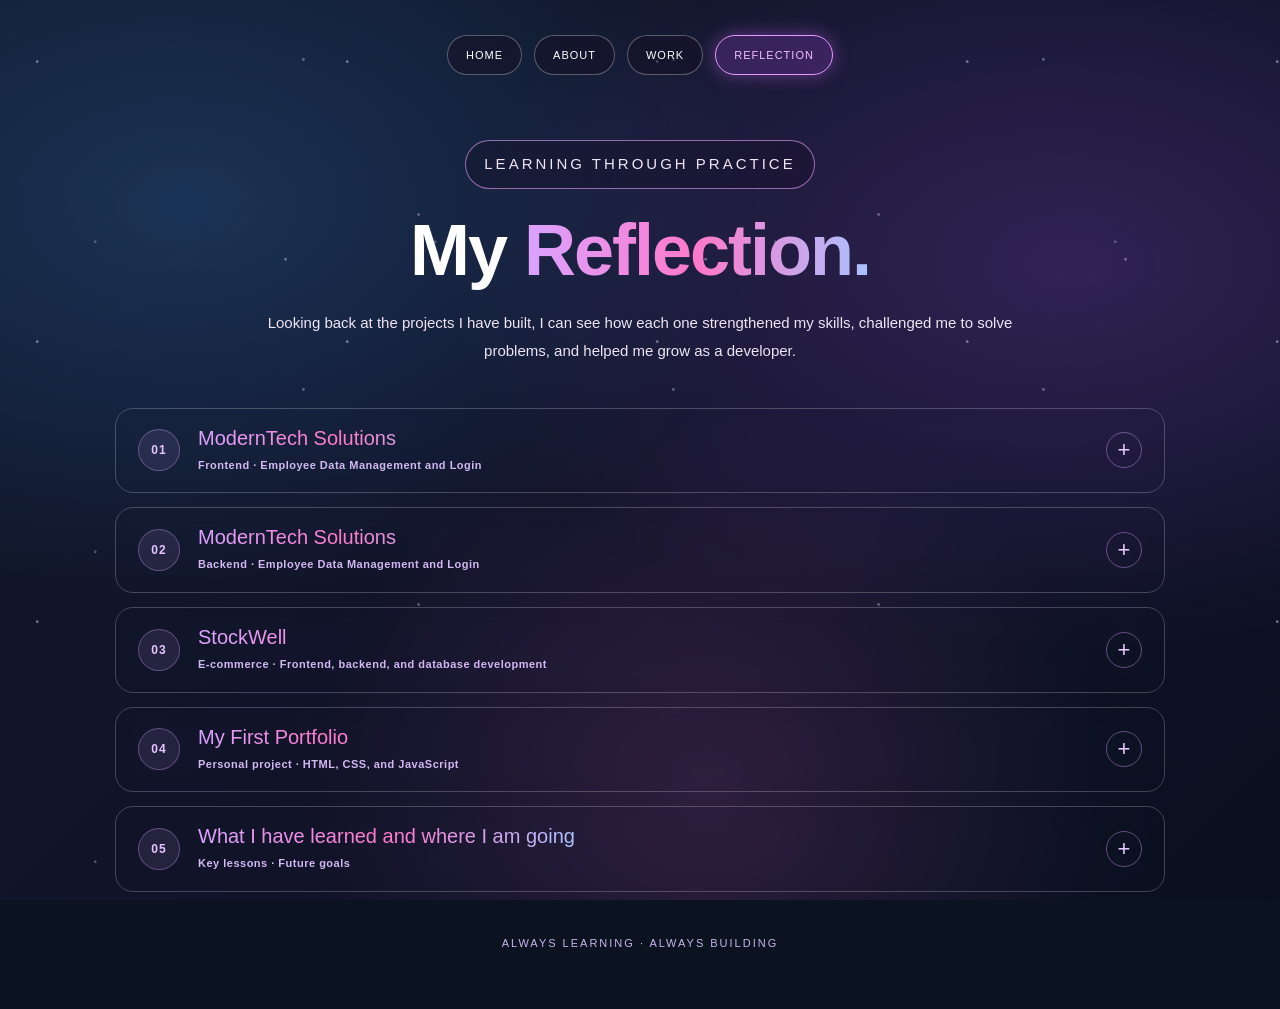
<file: reflection.html>
<!doctype html>
<html lang="en">
  <head>
    <meta charset="UTF-8" />
    <meta name="viewport" content="width=device-width, initial-scale=1.0" />
    <title>Reflection | Kanya Masinda</title>

    <link rel="stylesheet" href="style.css" />
    <style>
      * {
        margin: 0;
        padding: 0;
        box-sizing: border-box;
      }

      body {
        min-height: 100vh;
        overflow-x: hidden;
        background: #0b1220;
        color: white;
        font-family: Arial, sans-serif;
      }

      .page-content {
        position: relative;
        z-index: 1;
        width: min(100% - 32px, 1050px);
        min-height: 100vh;
        margin: 0 auto;
        padding: 25px 0 60px;
      }

      .navigation {
        display: flex;
        justify-content: center;
        align-items: center;
        flex-wrap: wrap;
        gap: 12px;
        margin: 10px auto 65px;
      }

      .navigation a {
        padding: 13px 18px;
        border: 1px solid rgba(255, 255, 255, 0.3);
        border-radius: 30px;
        background: rgba(20, 14, 35, 0.45);
        color: white;
        font-size: 11px;
        letter-spacing: 1px;
        text-decoration: none;
        transition: 0.3s;
      }

      .navigation a:hover,
      .navigation a.active {
        border-color: #e69aff;
        background: rgba(155, 68, 210, 0.25);
        color: #f3c0ff;
        box-shadow: 0 0 18px rgba(207, 102, 255, 0.4);
      }

      .hero {
        max-width: 760px;
        margin: 0 auto 42px;
        text-align: center;
      }

      .eyebrow {
        display: inline-block;
        margin-bottom: 20px;
        padding: 9px 18px;
        border: 1px solid rgba(236, 166, 255, 0.6);
        border-radius: 30px;
        background: rgba(20, 10, 35, 0.3);
        color: #f0b7ff;
        font-size: 11px;
        letter-spacing: 3px;
      }

      h1 {
        margin-bottom: 18px;
        font-size: clamp(40px, 7vw, 72px);
        letter-spacing: -2px;
      }

      h1 span {
        background: linear-gradient(90deg, #d9a4ff, #ff78ca, #a9c3ff);
        -webkit-background-clip: text;
        background-clip: text;
        color: transparent;
      }

      .hero p,
      .reflection-content p,
      .reflection-content li {
        color: #eee5f5;
        font-size: 15px;
        line-height: 1.9;
      }

      .reflection-grid {
        display: grid;
        gap: 14px;
      }

      .reflection-card {
        overflow: hidden;
        border: 1px solid rgba(255, 255, 255, 0.22);
        border-radius: 18px;
        background: transparent;
        backdrop-filter: blur(8px);
        transition:
          border-color 0.2s ease,
          background 0.2s ease;
      }

      .reflection-card[open] {
        border-color: rgba(217, 164, 255, 0.65);
        background: transparent;
      }

      .reflection-card summary {
        display: flex;
        min-height: 82px;
        align-items: center;
        gap: 18px;
        padding: 18px 22px;
        cursor: pointer;
        list-style: none;
      }

      .reflection-card summary::-webkit-details-marker {
        display: none;
      }

      .reflection-card summary::after {
        content: "+";
        display: grid;
        width: 34px;
        height: 34px;
        flex: 0 0 34px;
        place-items: center;
        margin-left: auto;
        border: 1px solid rgba(217, 164, 255, 0.42);
        border-radius: 50%;
        color: #e8c9ff;
        font-size: 22px;
        line-height: 1;
        transition: transform 0.2s ease;
      }

      .reflection-card[open] summary::after {
        content: "−";
      }

      .reflection-card summary:focus-visible {
        outline: 3px solid #f0b7ff;
        outline-offset: -4px;
      }

      .reflection-index {
        display: grid;
        width: 42px;
        height: 42px;
        flex: 0 0 42px;
        place-items: center;
        border: 1px solid rgba(217, 164, 255, 0.35);
        border-radius: 50%;
        background: rgba(217, 164, 255, 0.1);
        color: #e5c4ff;
        font-size: 12px;
        font-weight: 700;
        letter-spacing: 1px;
      }

      .reflection-summary-copy {
        min-width: 0;
      }

      .reflection-title {
        display: block;
        margin-bottom: 5px;
        background: linear-gradient(90deg, #d9a4ff, #ff78ca, #a9c3ff);
        -webkit-background-clip: text;
        background-clip: text;
        color: transparent;
        font-size: 20px;
      }

      .project-role {
        margin: 0;
        color: #d3b8f3;
        font-size: 11px;
        font-weight: 600;
        letter-spacing: 0.5px;
        line-height: 1.7;
      }

      .reflection-content {
        padding: 0 26px 26px 82px;
      }

      .reflection-card p + p {
        margin-top: 12px;
      }

      .reflection-card ul {
        display: grid;
        gap: 8px;
        margin: 0 0 16px 20px;
      }

      .reflection-card li::marker {
        color: #d9a4ff;
      }

      footer {
        margin-top: 45px;
        color: #c9b5ed;
        font-size: 11px;
        letter-spacing: 2px;
        text-align: center;
      }

      @media (max-width: 650px) {
        .navigation {
          margin-bottom: 45px;
        }

        .hero {
          margin-bottom: 30px;
        }

        .reflection-card summary {
          min-height: 76px;
          gap: 12px;
          padding: 15px;
        }

        .reflection-index {
          width: 36px;
          height: 36px;
          flex-basis: 36px;
        }

        .reflection-title {
          font-size: 17px;
        }

        .project-role {
          font-size: 10px;
        }

        .reflection-card summary::after {
          width: 30px;
          height: 30px;
          flex-basis: 30px;
        }

        .reflection-content {
          padding: 0 18px 22px;
        }
      }

      @media (prefers-reduced-motion: reduce) {
        *,
        *::before,
        *::after {
          scroll-behavior: auto !important;
          transition-duration: 0.01ms !important;
        }
      }
    </style>
  </head>

  <body>
    <div class="portfolio-background" aria-hidden="true"></div>

    <main class="page-content">
      <nav class="navigation" aria-label="Portfolio navigation">
        <a href="index.html">HOME</a>
        <a href="about me.html">ABOUT</a>
        <a href="my work.html">WORK</a>
        <a href="reflection.html" class="active" aria-current="page">
          REFLECTION
        </a>
      </nav>

      <header class="hero">
        <p class="eyebrow">LEARNING THROUGH PRACTICE</p>
        <h1>My <span>Reflection.</span></h1>
        <p>
          Looking back at the projects I have built, I can see how each one
          strengthened my skills, challenged me to solve problems, and helped
          me grow as a developer.
        </p>
      </header>

      <section class="reflection-grid" aria-label="Choose a project to read its reflection">
        <details class="reflection-card">
          <summary>
            <span class="reflection-index">01</span>
            <span class="reflection-summary-copy">
              <span class="reflection-title">ModernTech Solutions</span>
              <span class="project-role">Frontend · Employee Data Management and Login</span>
            </span>
          </summary>
          <div class="reflection-content">
            <p>
              ModernTech was one of my first team website projects: an HR system
              designed to help a company manage employee information and related
              processes. My assigned role focused on employee data management
              and login.
            </p>
            <p>I worked on the frontend pages and features for:</p>
            <ul>
              <li>A login interface for users to access the system.</li>
              <li>
                An employee data page for displaying records and supporting
                employee management.
              </li>
              <li>
                Navigation and interface details to help users move through the
                system.
              </li>
            </ul>
            <p>
              I used HTML, CSS, JavaScript, and Bootstrap. One challenge was
              making the employee features work while keeping the pages
              consistent. Testing the functionality, checking my code, and
              coordinating with teammates helped me bring the different sections
              together. This project strengthened my frontend skills and showed
              me how each page contributes to a complete application.
            </p>
          </div>
        </details>

        <details class="reflection-card">
          <summary>
            <span class="reflection-index">02</span>
            <span class="reflection-summary-copy">
              <span class="reflection-title">ModernTech Solutions</span>
              <span class="project-role">Backend · Employee Data Management and Login</span>
            </span>
          </summary>
          <div class="reflection-content">
            <p>
              In the backend phase, I continued working on employee data
              management and login, learning how the application could process
              requests, manage information, and communicate with a database.
            </p>
            <ul>
              <li>Explored login requests and user authentication.</li>
              <li>
                Learned how API routes, controllers, and models organise
                application logic and employee data operations.
              </li>
              <li>
                Worked with MySQL and used Thunder Client to test API endpoints.
              </li>
            </ul>
            <p>
              I used Node.js and Express and learned about API requests and
              middleware. When a request failed, I had to work out whether the
              issue was in a route, controller, database query, or request. I
              made progress by breaking the problem into smaller steps, reading
              error messages, and testing endpoints individually. This helped me
              understand how the backend components connect to the frontend.
            </p>
          </div>
        </details>

        <details class="reflection-card">
          <summary>
            <span class="reflection-index">03</span>
            <span class="reflection-summary-copy">
              <span class="reflection-title">StockWell</span>
              <span class="project-role">E-commerce · Frontend, backend, and database development</span>
            </span>
          </summary>
          <div class="reflection-content">
            <p>
              StockWell was designed to help stokvels shop more conveniently by
              comparing supplier prices and organising bulk purchases. I
              contributed to both frontend and backend development, as well as
              database creation.
            </p>
            <p>I worked on:</p>
            <ul>
              <li>
                The home page, making the landing experience welcoming and
                visually engaging.
              </li>
              <li>
                The product catalogue, displaying product images and supplier
                price comparisons.
              </li>
              <li>
                The admin and member dashboards, contributing to their frontend
                and backend functionality.
              </li>
              <li>
                Database tables and relationships for users, products,
                suppliers, stokvels, and stokvel members.
              </li>
            </ul>
            <p>
              One challenge was finding suitable product images and displaying
              them clearly in the catalogue. I also worked to make the home page
              more appealing. I addressed these issues by correcting image paths
              and display styles, improving the layout, and refining the design
              to make the platform easier to navigate.
            </p>
            <p>
              StockWell strengthened my frontend, backend, and database skills.
              It showed me how clear product images and an inviting home page
              can improve an e-commerce experience, and helped me understand
              how the parts of a full-stack application work together to address
              a real-world need.
            </p>
          </div>
        </details>

        <details class="reflection-card">
          <summary>
            <span class="reflection-index">04</span>
            <span class="reflection-summary-copy">
              <span class="reflection-title">My First Portfolio</span>
              <span class="project-role">Personal project · HTML, CSS, and JavaScript</span>
            </span>
          </summary>
          <div class="reflection-content">
            <p>
              My first portfolio gave me space to present my development journey
              and experiment with a design that felt personal. I explored a dark
              theme, smoke effects, floating circles, and animated navigation.
              I worked on the home, About Me, Work, Interests, and Contact pages,
              along with responsive layouts and navigation between them.
            </p>
            <p>
              Turning visual ideas into a working website was a challenge. I
              learned to troubleshoot navigation, filenames, CSS, background
              paths, and GitHub Pages deployment by checking file paths,
              organising project files, reviewing deployment settings, and
              testing changes rather than assuming they worked.
            </p>
            <p>
              This portfolio has continued to evolve. The experience taught me
              that a site should not only look attractive; it also needs to be
              organised, functional, accessible, and tested after deployment.
            </p>
          </div>
        </details>

        <details class="reflection-card">
          <summary>
            <span class="reflection-index">05</span>
            <span class="reflection-summary-copy">
              <span class="reflection-title">What I have learned and where I am going</span>
              <span class="project-role">Key lessons · Future goals</span>
            </span>
          </summary>
          <div class="reflection-content">
            <p>
              These projects have taken me from frontend interfaces to backend
              APIs and databases, through a community-focused e-commerce idea,
              and into independent portfolio design. Across them, I have learned
              the value of teamwork, planning, communication, patience, and
              continuous learning.
            </p>
            <p>
              When something goes wrong, I am learning to break the problem into
              smaller steps, inspect the code and errors, test possible
              solutions, and learn from the result. I am proud of the progress I
              have made, while recognising that there is still more to learn.
              Going forward, I want to build confidence coding independently,
              strengthen my frontend and backend skills, and keep creating
              projects that show what I can do.
            </p>
          </div>
        </details>
      </section>

      <footer>ALWAYS LEARNING · ALWAYS BUILDING</footer>
    </main>
  </body>
</html>
</file>
<file: style.css>
* {
  margin: 0;
  padding: 0;
  box-sizing: border-box;
}

body {
  min-height: 100vh;
  background: #0b1220;
  color: white;
  font-family: Arial, sans-serif;
  overflow-x: hidden;
}

.portfolio-background {
  position: fixed;
  inset: 0;
  z-index: 0;
  overflow: hidden;
  background: linear-gradient(135deg, #101a2b 0%, #111329 52%, #0a1020 100%);
  pointer-events: none;
}

.portfolio-background::before,
.portfolio-background::after {
  position: absolute;
  inset: 0;
  content: "";
}

.portfolio-background::before {
  inset: -18%;
  background:
    radial-gradient(ellipse at 24% 30%, rgba(45, 99, 164, 0.36), transparent 32%),
    radial-gradient(ellipse at 75% 35%, rgba(111, 65, 172, 0.35), transparent 34%),
    radial-gradient(ellipse at 54% 78%, rgba(156, 75, 151, 0.22), transparent 30%);
}

.portfolio-background::after {
  opacity: 0.55;
  background-image:
    radial-gradient(circle at 12% 22%, rgba(226, 222, 255, 0.78) 1px, transparent 1.8px),
    radial-gradient(circle at 82% 18%, rgba(194, 211, 255, 0.68) 1px, transparent 1.8px),
    radial-gradient(circle at 68% 72%, rgba(236, 208, 255, 0.7) 1px, transparent 1.8px),
    radial-gradient(circle at 28% 78%, rgba(194, 211, 255, 0.58) 1px, transparent 1.8px),
    radial-gradient(circle at 91% 55%, rgba(236, 208, 255, 0.62) 1px, transparent 1.8px);
  background-size: 310px 280px, 370px 330px, 420px 360px, 340px 310px, 460px 390px;
}

/* Full-screen pages */

.page {
  min-height: 100vh;
  width: 100%;
}

.home-page {
  display: flex;
  flex-direction: column;
  align-items: center;
  justify-content: center;
  padding: 45px 25px;
  text-align: center;
}

.profile-picture {
  width: 110px;
  height: 110px;
  border-radius: 50%;
  object-fit: cover;
  border: 3px solid #e7c8ff;
  box-shadow: 0 0 25px #9b5cff;
  margin-bottom: 15px;
}

.profile h1 {
  font-size: clamp(28px, 4vw, 40px);
  letter-spacing: 2px;
  margin-bottom: 12px;
}

.profile p {
  max-width: 460px;
  line-height: 1.6;
  color: #e4dff7;
}

.social-links {
  display: flex;
  justify-content: center;
  gap: 10px;
  margin-top: 18px;
}

.social-links a {
  width: 38px;
  height: 38px;
  border-radius: 50%;
  display: grid;
  place-items: center;
  background: #f0e6fa;
  color: #241637;
  text-decoration: none;
  font-weight: bold;
}

/* Rectangular frame surrounding all four circles */

.circle-frame {
  width: min(100%, 900px);
  min-height: 190px;
  margin-top: 35px;
  padding: 15px 25px;
  display: flex;
  justify-content: center;
  align-items: center;
  gap: 12px;
  border: 1px solid rgba(213, 176, 255, 0.25);
  border-radius: 12px;
  background: rgba(13, 10, 38, 0.18);
  box-shadow: 0 0 35px rgba(123, 65, 255, 0.13);
}

.home-circle {
  width: clamp(120px, 14vw, 155px);
  aspect-ratio: 1;
  flex-shrink: 0;
  border: none;
  border-radius: 50%;
  color: #2b1738;
  font-size: 11px;
  font-weight: bold;
  letter-spacing: 2px;
  cursor: pointer;
  transition: box-shadow 0.3s;
  animation:
    circleDrop 1s cubic-bezier(0.2, 0.8, 0.3, 1) both,
    floatCircle 4s ease-in-out 1.2s infinite;
}

.about {
  background: #e5a0e8;
  animation-delay: 0.1s, 1.2s;
}

.work {
  background: #e9d6f5;
  animation-delay: 0.3s, 1.4s;
}

.interests {
  background: #d98bdf;
  animation-delay: 0.5s, 1.6s;
}

.contact {
  background: #cf65d9;
  animation-delay: 0.7s, 1.8s;
}

.home-circle:hover {
  box-shadow: 0 0 40px #ecadff;
}

@keyframes circleDrop {
  from {
    opacity: 0;
    transform: translateY(-180px) rotate(-20deg);
  }

  70% {
    transform: translateY(12px) rotate(4deg);
  }

  to {
    opacity: 1;
    transform: translateY(0) rotate(0);
  }
}

@keyframes floatCircle {
  0%,
  100% {
    translate: 0 0;
  }

  50% {
    translate: 0 -10px;
  }
}

.tagline {
  color: #c9b5ed;
  margin-top: 20px;
  font-size: 13px;
}

/* Separate full-screen section pages */

.content-page {
  display: none;
  flex-direction: column;
  justify-content: center;
  align-items: center;
  padding: 120px 8% 70px;
  text-align: center;
}

.content-page.active {
  display: flex;
  animation: pageReveal 0.7s ease both;
}

.content-page h1 {
  font-size: clamp(35px, 6vw, 60px);
  color: #edb0f4;
  margin-bottom: 25px;
}

.content-page > p {
  max-width: 750px;
  color: #eee6ff;
  line-height: 1.9;
  font-size: 18px;
}

@keyframes pageReveal {
  from {
    opacity: 0;
    transform: scale(0.96);
  }

  to {
    opacity: 1;
    transform: scale(1);
  }
}

.projects {
  width: 100%;
  max-width: 1000px;
  display: grid;
  grid-template-columns: repeat(3, minmax(0, 1fr));
  gap: 20px;
}

.project-card {
  padding: 25px;
  text-align: left;
  border: 1px solid #d7a6ff50;
  border-radius: 18px;
  background: rgba(16, 12, 39, 0.85);
}

.project-card h2 {
  color: #e9a5f4;
  margin-bottom: 15px;
}

.project-card p {
  line-height: 1.7;
  margin-bottom: 12px;
}

.email-button {
  display: inline-block;
  margin-top: 25px;
  padding: 14px 25px;
  border-radius: 30px;
  background: #e3a0ec;
  color: #261333;
  text-decoration: none;
  font-weight: bold;
}

/* Creative inside-page navbar */

.inside-nav {
  position: fixed;
  top: 20px;
  left: 50%;
  transform: translateX(-50%);
  display: none;
  justify-content: center;
  align-items: center;
  gap: 12px;
  width: max-content;
  max-width: 95%;
  z-index: 5;
}

.inside-nav.visible {
  display: flex;
}

.inside-nav button {
  width: 85px;
  height: 85px;
  border: 1px solid #edb8ff65;
  border-radius: 50%;
  background: #d99be7;
  color: #281631;
  font-size: 9px;
  letter-spacing: 1px;
  font-weight: bold;
  cursor: pointer;
  transition:
    width 0.5s,
    height 0.5s,
    border-radius 0.5s,
    background 0.5s;
  animation: navDrop 0.6s ease both;
}

.inside-nav button:hover,
.inside-nav button.selected {
  width: 130px;
  height: 52px;
  border-radius: 30px;
  background: #f0d5fa;
}

@keyframes navDrop {
  from {
    opacity: 0;
    transform: translateY(-100px);
  }

  to {
    opacity: 1;
    transform: translateY(0);
  }
}

/* Responsive layout */

@media (max-width: 650px) {
  .circle-frame {
    width: min(100%, 380px);
    display: grid;
    grid-template-columns: repeat(2, 1fr);
    justify-items: center;
    gap: 18px;
    padding: 25px 12px;
  }

  .home-circle {
    width: min(36vw, 145px);
    font-size: 9px;
  }

  .inside-nav {
    top: 10px;
    gap: 5px;
    flex-wrap: wrap;
  }

  .inside-nav button {
    width: 58px;
    height: 58px;
    font-size: 7px;
  }

  .inside-nav button:hover,
  .inside-nav button.selected {
    width: 75px;
    height: 45px;
  }

  .content-page {
    padding-top: 150px;
  }

  .projects {
    grid-template-columns: 1fr;
  }
}

@media (prefers-reduced-motion: reduce) {
  *,
  *::before,
  *::after {
    animation-duration: 0.01ms !important;
    animation-iteration-count: 1 !important;
  }
}

/* Powder particles */
.powder-particle {
  position: fixed;
  z-index: 100;
  pointer-events: none;
  border-radius: 50%;
  will-change: transform, opacity;
  animation: powderExplosion 1.1s ease-out forwards;
}

@keyframes powderExplosion {
  0% {
    opacity: 0;
    transform: translate(0, 0) scale(0.2);
    filter: blur(0);
  }

  12% {
    opacity: 1;
  }

  55% {
    opacity: 0.9;
    filter: blur(2px);
  }

  100% {
    opacity: 0;
    transform: translate(var(--x), var(--y)) scale(var(--size));
    filter: blur(8px);
  }
}

/* ABOUT ME PAGE */

.about-page {
  min-height: 100vh;
  padding: 45px 7% 80px;
  box-sizing: border-box;
  color: #f7f3ff;
  background:
    radial-gradient(
      ellipse at 78% 25%,
      rgba(122, 76, 190, 0.16),
      transparent 40%
    ),
    radial-gradient(
      ellipse at 10% 70%,
      rgba(47, 112, 180, 0.13),
      transparent 40%
    ),
    #101019;
  overflow: hidden;
}

.about-container {
  max-width: 1250px;
  margin: 0 auto;
}

.about-topline {
  display: flex;
  justify-content: space-between;
  gap: 20px;
  color: #9e96b8;
  font-size: 10px;
  letter-spacing: 2px;
  padding-bottom: 20px;
  border-bottom: 1px solid rgba(215, 195, 255, 0.18);
}

.about-hero {
  display: grid;
  grid-template-columns: 1.1fr 0.9fr;
  align-items: center;
  gap: 40px;
  min-height: 570px;
  padding: 35px 0 70px;
}

.about-kicker {
  color: #c7a8ff;
  letter-spacing: 3px;
  font-size: 11px;
  display: flex;
  align-items: center;
  gap: 10px;
}

.about-dot {
  width: 8px;
  height: 8px;
  border-radius: 50%;
  background: #e7a8e8;
  box-shadow: 0 0 15px #c88cff;
}

.about-copy h1 {
  font-size: clamp(43px, 6vw, 82px);
  line-height: 1.02;
  letter-spacing: -4px;
  margin: 25px 0;
}

.about-copy h1 span,
.story-heading h2 span,
.about-ending h2 span {
  background: linear-gradient(100deg, #f3b7df, #b9a3ff, #84d9ff);
  -webkit-background-clip: text;
  background-clip: text;
  color: transparent;
}

.about-intro {
  max-width: 450px;
  color: #aaa5bd;
  font-size: 15px;
  line-height: 1.9;
}

.about-discover {
  margin-top: 20px;
  display: inline-flex;
  align-items: center;
  gap: 30px;
  padding: 14px 19px;
  color: #f5eaff;
  background: rgba(174, 140, 235, 0.1);
  border: 1px solid rgba(205, 177, 255, 0.4);
  border-radius: 50px;
  cursor: pointer;
  transition: 0.3s;
}

.about-discover:hover {
  background: rgba(174, 140, 235, 0.24);
  transform: translateY(-3px);
  box-shadow: 0 0 25px rgba(180, 132, 255, 0.18);
}

/* PORTRAIT AND ORBIT EFFECT */

.about-visual {
  position: relative;
  width: min(100%, 390px);
  aspect-ratio: 0.82;
  margin: 0 auto;
  display: grid;
  place-items: center;
}

.about-photo {
  position: relative;
  z-index: 2;
  width: 76%;
  height: 82%;
  border-radius: 48% 48% 25% 25%;
  overflow: hidden;
  border: 1px solid rgba(226, 201, 255, 0.6);
  box-shadow:
    0 0 35px rgba(172, 112, 255, 0.2),
    0 0 90px rgba(89, 124, 255, 0.13);
}

.about-photo img {
  width: 100%;
  height: 100%;
  display: block;
  object-fit: cover;
}

.photo-caption {
  position: absolute;
  bottom: 0;
  left: 0;
  right: 0;
  padding: 30px 14px 15px;
  display: flex;
  align-items: center;
  justify-content: space-between;
  background: linear-gradient(transparent, rgba(9, 8, 20, 0.9));
  font-size: 9px;
  letter-spacing: 2px;
}

.photo-caption span:last-child {
  color: #f3b7df;
  font-size: 20px;
}

.about-orbit {
  position: absolute;
  border: 1px solid rgba(190, 157, 255, 0.4);
  border-radius: 50%;
  pointer-events: none;
}

.orbit-one {
  width: 94%;
  height: 68%;
  transform: rotate(-32deg);
  animation: orbitFloat 8s ease-in-out infinite;
}

.orbit-two {
  width: 82%;
  height: 95%;
  transform: rotate(27deg);
  border-color: rgba(110, 191, 255, 0.32);
  animation: orbitFloat 10s ease-in-out infinite reverse;
}

@keyframes orbitFloat {
  0%,
  100% {
    translate: 0 0;
  }
  50% {
    translate: 0 -12px;
  }
}

.about-tag {
  position: absolute;
  z-index: 3;
  padding: 12px 16px;
  border: 1px solid rgba(213, 190, 255, 0.3);
  border-radius: 50px;
  background: rgba(24, 21, 39, 0.88);
  color: #e9dfff;
  font-size: 11px;
  box-shadow: 0 10px 30px rgba(0, 0, 0, 0.2);
  backdrop-filter: blur(10px);
  animation: tagFloat 4s ease-in-out infinite;
}

.tag-top {
  top: 14%;
  right: -2%;
}

.tag-top span {
  color: #f2b4e7;
}

.tag-bottom {
  bottom: 12%;
  left: -6%;
  animation-delay: -2s;
}

@keyframes tagFloat {
  0%,
  100% {
    translate: 0 0;
  }
  50% {
    translate: 0 -8px;
  }
}

/* STORY SECTION */

.about-story {
  display: grid;
  grid-template-columns: 0.9fr 1.1fr;
  gap: 70px;
  padding: 65px 0;
  border-top: 1px solid rgba(215, 195, 255, 0.18);
  scroll-margin-top: 30px;
}

.story-index {
  color: #bba0f5;
  font-size: 10px;
  letter-spacing: 2px;
}

.story-heading h2,
.about-skills h2 {
  font-size: clamp(30px, 4vw, 48px);
  line-height: 1.15;
  letter-spacing: -1.5px;
}

.story-text p {
  color: #aaa5bd;
  font-size: 14px;
  line-height: 2;
  margin: 0 0 20px;
}

/* SKILLS */

.about-skills {
  display: grid;
  grid-template-columns: 0.9fr 1.1fr;
  gap: 50px;
  padding: 60px 0;
  border-top: 1px solid rgba(215, 195, 255, 0.18);
}

.skill-cloud {
  display: flex;
  flex-wrap: wrap;
  align-content: center;
  gap: 13px;
}

.skill-cloud span {
  padding: 13px 18px;
  border-radius: 50px;
  border: 1px solid rgba(189, 164, 255, 0.3);
  color: #ded2ff;
  background: rgba(153, 112, 225, 0.07);
  transition: 0.3s;
}

.skill-cloud span:hover {
  transform: translateY(-5px) rotate(-2deg);
  background: rgba(190, 148, 255, 0.18);
  box-shadow: 0 0 25px rgba(174, 131, 255, 0.16);
}

/* CLOSING STATEMENT */

.about-ending {
  padding: 60px 0 25px;
  text-align: center;
  border-top: 1px solid rgba(215, 195, 255, 0.18);
}

.about-ending > span {
  color: #bba0f5;
  font-size: 10px;
  letter-spacing: 2px;
}

.about-ending h2 {
  font-size: clamp(32px, 5vw, 60px);
  line-height: 1.15;
  letter-spacing: -2px;
}

.about-ending p {
  color: #aaa5bd;
  font-size: 13px;
}

/* STORY REVEAL */

.about-story.story-revealed {
  animation: storyReveal 0.8s ease both;
}

@keyframes storyReveal {
  from {
    opacity: 0;
    transform: translateY(35px);
  }
  to {
    opacity: 1;
    transform: translateY(0);
  }
}

/* MOBILE */

@media (max-width: 800px) {
  .about-page {
    padding: 35px 6% 60px;
  }

  .about-hero,
  .about-story,
  .about-skills {
    grid-template-columns: 1fr;
    gap: 30px;
  }

  .about-hero {
    padding-top: 50px;
  }

  .about-visual {
    width: min(100%, 340px);
  }

  .about-copy h1 {
    letter-spacing: -2px;
  }

  .about-story,
  .about-skills {
    padding: 45px 0;
  }

  .tag-top {
    right: 0;
  }

  .tag-bottom {
    left: 0;
  }
}

@media (prefers-reduced-motion: reduce) {
  .about-orbit,
  .about-tag,
  .contact-star {
    animation: none;
  }
}
</file>
